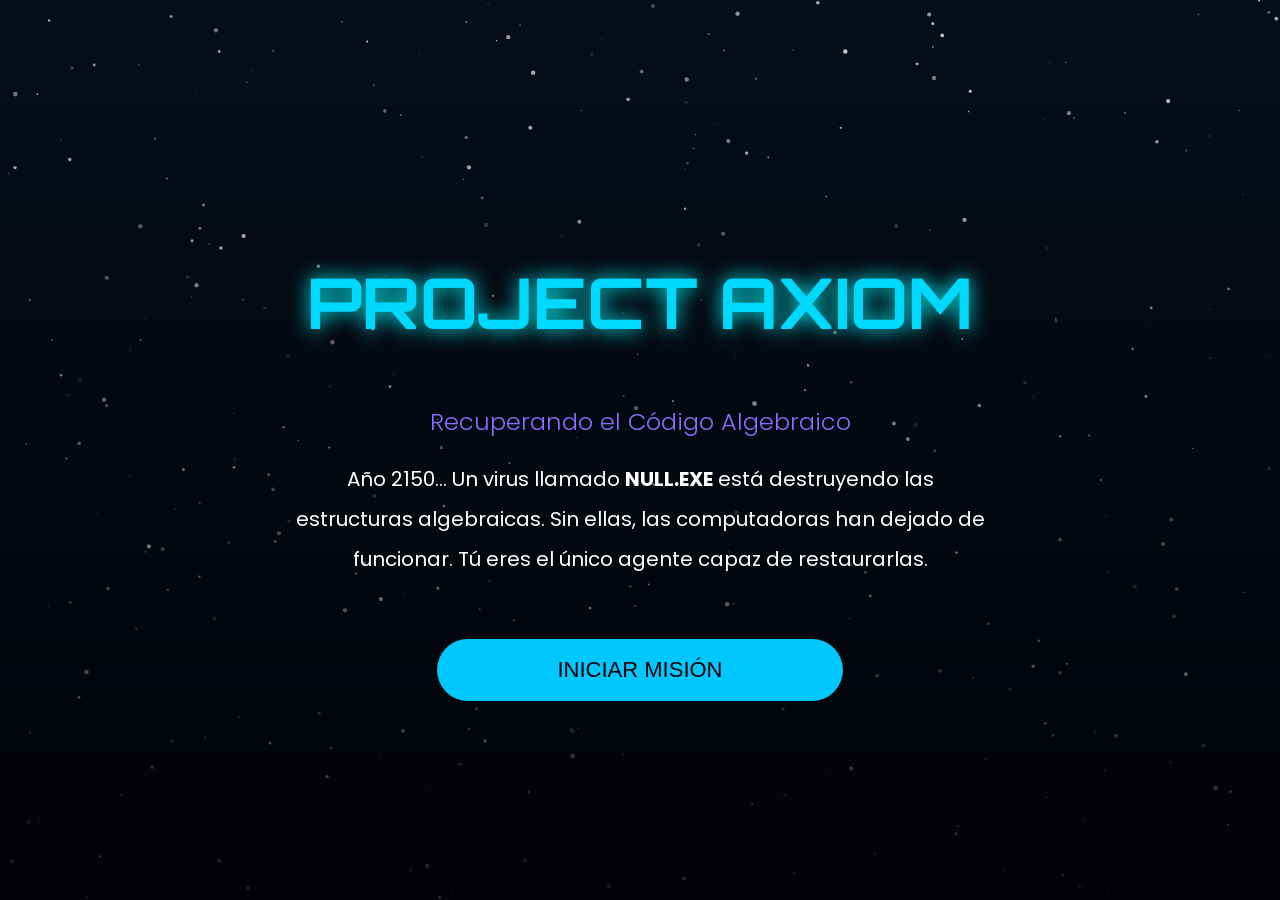
<file: index.html>
<!DOCTYPE html>
<html lang="es">

<head>

<meta charset="UTF-8">
<meta name="viewport" content="width=device-width, initial-scale=1.0">

<title>PROJECT AXIOM</title>

<link rel="preconnect" href="https://fonts.googleapis.com">
<link rel="preconnect" href="https://fonts.gstatic.com">

<link href="https://fonts.googleapis.com/css2?family=Orbitron:wght@500;700&family=Poppins:wght@300;400;600&display=swap" rel="stylesheet">

<link rel="stylesheet" href="css/style.css">

<style>

/* =====================================================
   AJUSTE DE ANCHO DE LA TERMINAL
===================================================== */

.terminal {

    width: 1100px;

    max-width: 95%;

    padding: 35px;
}


/* =====================================================
   RECUADRO DE ESCRITURA
===================================================== */

.caja-escritura {

    width: 100%;

    height: 180px;

    margin-top: 20px;

    margin-bottom: 20px;

    background: #0d1117;

    border: 1px solid #8d6bff;

    border-radius: 8px;

    color: #00d9ff;

    font-family: 'Poppins', monospace;

    font-size: 16px;

    padding: 15px;

    box-sizing: border-box;

    resize: vertical;

    outline: none;

    transition: 0.3s;
}


.caja-escritura:focus {

    border-color: #00c8ff;

    box-shadow: 0 0 15px rgba(0, 200, 255, 0.4);

}


/* =====================================================
   ESTILOS PARA LOS EJERCICIOS
===================================================== */

.opciones-contenedor {

    display: flex;

    flex-direction: column;

    gap: 15px;

    margin-top: 25px;
}


.btn-opcion {

    background: #1f2937;

    border: 1px solid #8d6bff;

    color: white;

    padding: 15px;

    font-size: 16px;

    border-radius: 8px;

    text-align: left;

    cursor: pointer;

    transition: 0.2s;

    margin-top: 0px;
}


.btn-opcion:hover {

    background: #2d3748;

    box-shadow: 0 0 15px #8d6bff55;

    transform: none;

}


/* =====================================================
   RESULTADO
===================================================== */

.resultado-feedback {

    margin-top: 20px;

    font-weight: bold;

    font-size: 18px;

    min-height: 30px;
}


.exito {

    color: #00ff88;

    text-shadow: 0 0 10px #00ff8855;

}


.error {

    color: #ff3b3b;

    text-shadow: 0 0 10px #ff3b3b55;

}


.formula {

    background: #0d1117;

    padding: 10px;

    border-radius: 5px;

    font-family: monospace;

    color: #00d9ff;

    font-size: 18px;

}


/* =====================================================
   🎵 BOTÓN DE MÚSICA AXIOM
===================================================== */

#controlMusica {

    position: fixed;

    right: 25px;

    bottom: 25px;

    z-index: 9999;

    padding: 12px 18px;

    border-radius: 12px;

    border: 1px solid #ffe600;

    background: rgba(3, 5, 18, 0.94);

    color: #ffe600;

    font-family: 'Orbitron', sans-serif;

    font-size: 11px;

    font-weight: bold;

    letter-spacing: 1px;

    cursor: pointer;

    box-shadow:
        0 0 8px #ffe600,
        0 0 20px rgba(255, 180, 0, 0.5);

    transition: 0.3s;

    display: none;

}


#controlMusica:hover {

    transform: scale(1.05);

    box-shadow:
        0 0 15px #ffe600,
        0 0 30px rgba(255, 180, 0, 0.8);

}


#controlMusica.activa {

    color: #00eaff;

    border-color: #00eaff;

    box-shadow:
        0 0 10px #00eaff,
        0 0 25px rgba(0, 220, 255, 0.6);

}

</style>

</head>


<body>


<!-- =====================================================
     UNIVERSO
===================================================== -->

<canvas id="universo"></canvas>

<div id="overlay"></div>


<!-- =====================================================
     🎵 MÚSICA PROJECT AXIOM
     
     axiom.mp3 está en la raíz del repositorio
===================================================== -->

<audio id="musica" loop>

    <source src="axiom.mp3" type="audio/mpeg">

    Tu navegador no soporta audio HTML5.

</audio>


<!-- =====================================================
     INICIO
===================================================== -->

<section id="inicio">

    <div class="logo">

        <h1>PROJECT AXIOM</h1>

        <h2>Recuperando el Código Algebraico</h2>

        <p>

        Año 2150...

        Un virus llamado <strong>NULL.EXE</strong> está destruyendo las
        estructuras algebraicas.

        Sin ellas, las computadoras han dejado de funcionar.

        Tú eres el único agente capaz de restaurarlas.

        </p>


        <button id="btnComenzar">

            INICIAR MISIÓN

        </button>

    </div>

</section>


<!-- =====================================================
     HISTORIA
===================================================== -->

<section id="historia" class="oculto">

    <div class="terminal">

        <h3>TRANSMISIÓN ENTRANTE...</h3>

        <p id="textoIA"></p>

        <button id="continuar">

            ACEPTAR MISIÓN

        </button>

    </div>

</section>


<!-- =====================================================
     BOTÓN DE CONTROL DE MÚSICA
===================================================== -->

<button id="controlMusica">

    🔊 MÚSICA AXIOM

</button>


<!-- =====================================================
     JAVASCRIPT ORIGINAL DE AXIOM
===================================================== -->

<script src="js/universo.js"></script>

<script src="js/script.js"></script>


<!-- =====================================================
     CONTROL DE LA MÚSICA
===================================================== -->

<script>

document.addEventListener("DOMContentLoaded", function() {


    /* ============================================
       ELEMENTOS
    ============================================ */

    const musica = document.getElementById("musica");

    const btnComenzar =
        document.getElementById("btnComenzar");

    const controlMusica =
        document.getElementById("controlMusica");


    /* ============================================
       VOLUMEN

       0.45 = volumen moderado
    ============================================ */

    musica.volume = 0.45;


    /* ============================================
       INICIAR MÚSICA AL COMENZAR LA MISIÓN
    ============================================ */

    btnComenzar.addEventListener("click", function() {


        musica.play()
        .then(function() {

            /* Mostrar botón de control */

            controlMusica.style.display = "block";

            controlMusica.classList.add("activa");

            controlMusica.innerHTML =
                "🔊 MÚSICA AXIOM";

        })
        .catch(function(error) {

            console.log(
                "No se pudo iniciar la música:",
                error
            );

        });

    });


    /* ============================================
       BOTÓN ENCENDER / APAGAR
    ============================================ */

    controlMusica.addEventListener("click", function() {


        /* Si está apagada */

        if (musica.paused) {

            musica.play();

            controlMusica.classList.add("activa");

            controlMusica.innerHTML =
                "🔊 MÚSICA AXIOM";

        }


        /* Si está encendida */

        else {

            musica.pause();

            controlMusica.classList.remove("activa");

            controlMusica.innerHTML =
                "🔇 MÚSICA OFF";

        }

    });

});

</script>


</body>

</html>
</file>
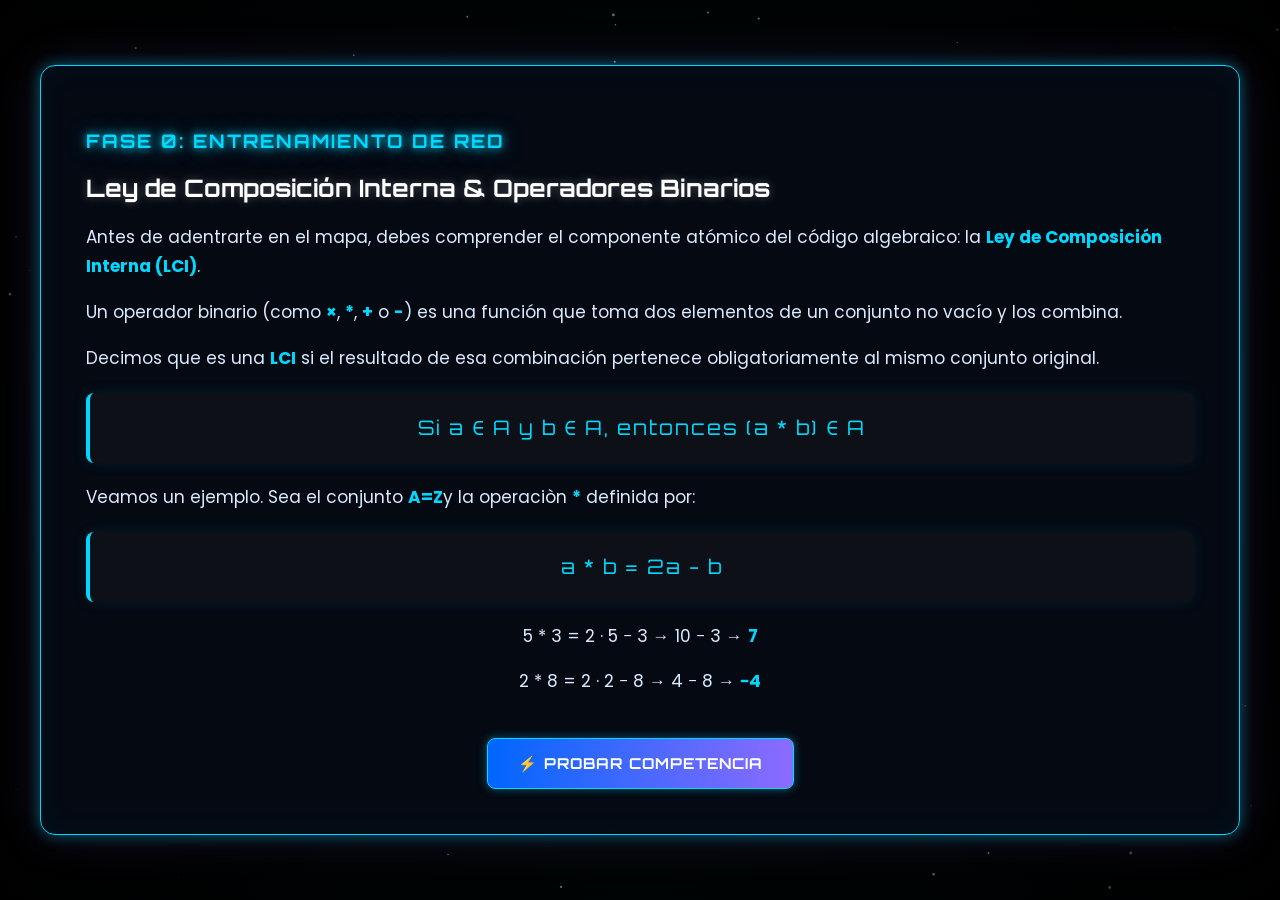
<file: lci.html>
<!DOCTYPE html>
<html lang="es">
<head>
    <meta charset="UTF-8">
    <meta name="viewport" content="width=device-width, initial-scale=1.0">

    <title>PROJECT AXIOM - Entrenamiento LCI</title>

    <!-- FUENTES AXIOM -->
    <link rel="preconnect" href="https://fonts.googleapis.com">
    <link rel="preconnect" href="https://fonts.gstatic.com" crossorigin>
    <link href="https://fonts.googleapis.com/css2?family=Orbitron:wght@500;700&family=Poppins:wght@300;400;600&display=swap" rel="stylesheet">

    <style>

        * {
            box-sizing: border-box;
        }

        body {
            margin: 0;
            padding: 0;
            background: #000;
            color: white;
            font-family: 'Poppins', sans-serif;
            overflow-x: hidden;
        }

        /* =========================================
           UNIVERSO
        ========================================= */

        #universo {
            position: fixed;
            top: 0;
            left: 0;
            width: 100%;
            height: 100%;
            z-index: -3;
            background: #000;
        }

        #overlay {
            position: fixed;
            top: 0;
            left: 0;
            width: 100%;
            height: 100%;
            background:
                radial-gradient(
                    circle at center,
                    rgba(0,217,255,0.04),
                    rgba(0,0,0,0.85)
                );
            z-index: -2;
            pointer-events: none;
        }

        /* =========================================
           SECCIONES
        ========================================= */

        section {
            min-height: 100vh;
            width: 100%;
            display: flex;
            justify-content: center;
            align-items: center;
            padding: 40px 20px;
        }

        .oculto {
            display: none !important;
        }

        /* =========================================
           TERMINAL AXIOM
        ========================================= */

        .terminal {
            width: 1200px;
            max-width: 95vw;
            padding: 45px;
            background: rgba(5, 10, 20, 0.94);

            border: 1px solid #00d9ff;
            border-radius: 15px;

            box-shadow:
                0 0 15px rgba(0,217,255,0.4),
                0 0 50px rgba(141,107,255,0.15),
                inset 0 0 30px rgba(0,217,255,0.05);

            backdrop-filter: blur(8px);
        }

        /* =========================================
           TITULOS
        ========================================= */

        h3 {
            font-family: 'Orbitron', sans-serif;
            color: #00d9ff;
            letter-spacing: 2px;
            text-shadow:
                0 0 8px #00d9ff,
                0 0 20px rgba(0,217,255,0.5);
        }

        h2 {
            font-family: 'Orbitron', sans-serif;
            color: #ffffff;
            text-shadow:
                0 0 10px rgba(255,255,255,0.3);
        }

        p {
            font-size: 17px;
            line-height: 1.7;
            color: #dbeafe;
        }

        strong {
            color: #00d9ff;
        }

        /* =========================================
           FORMULA
        ========================================= */

        .formula {
            background: #0d1117;
            padding: 18px 25px;
            border-radius: 8px;
            font-family: 'Orbitron', monospace;
            color: #00d9ff;
            font-size: 20px;
            text-align: center;
            letter-spacing: 2px;
            border-left: 4px solid #00d9ff;
            margin: 20px 0;
            width: 100%;
            box-shadow:
                0 0 15px rgba(0,217,255,0.1);
        }

        /* =========================================
           BOTONES
        ========================================= */

        button {
            font-family: 'Orbitron', sans-serif;

            background: linear-gradient(
                90deg,
                #0066ff,
                #8d6bff
            );

            color: white;

            border: 1px solid #00d9ff;

            padding: 15px 30px;

            border-radius: 8px;

            cursor: pointer;

            font-size: 15px;

            font-weight: bold;

            letter-spacing: 1px;

            margin-top: 25px;

            transition: all 0.3s ease;

            box-shadow:
                0 0 10px rgba(0,217,255,0.4);
        }

        button:hover {
            transform: translateY(-2px) scale(1.02);

            box-shadow:
                0 0 15px #00d9ff,
                0 0 35px rgba(141,107,255,0.5);
        }

        /* =========================================
           OPCIONES
        ========================================= */

        .opciones-contenedor {
            display: flex;
            flex-direction: column;
            gap: 15px;
            margin-top: 25px;
        }

        .btn-opcion {
            background: #1f2937;
            border: 1px solid #8d6bff;
            color: white;
            padding: 15px;
            font-size: 16px;
            border-radius: 8px;
            text-align: left;
            cursor: pointer;
            transition: 0.2s;
            margin-top: 0;
            font-family: 'Poppins', sans-serif;
            font-weight: normal;
            box-shadow: none;
        }

        .btn-opcion:hover {
            background: #2d3748;
            box-shadow: 0 0 15px #8d6bff55;
            transform: none;
        }

        .btn-opcion:disabled {
            opacity: 0.6;
            cursor: not-allowed;
        }

        /* =========================================
           FEEDBACK
        ========================================= */

        .resultado-feedback {
            margin-top: 20px;
            font-weight: bold;
            font-size: 18px;
            min-height: 30px;
        }

        .exito {
            color: #00ff88;
            text-shadow:
                0 0 10px #00ff8855,
                0 0 20px #00ff8833;
        }

        .error {
            color: #ff3b3b;
            text-shadow:
                0 0 10px #ff3b3b55;
        }

        /* =========================================
           PORTAL GENIALLY
        ========================================= */

        .genially-terminal {
            width: 1200px !important;
            max-width: 95vw;
            padding: 30px;
        }

        .genially-terminal h3 {
            text-align: center;
            font-size: 22px;
            margin-top: 0;
        }

        .mensaje-desbloqueo {
            text-align: center;
            padding: 10px 20px;
            margin-bottom: 20px;
            color: #00ff88;
            font-family: 'Orbitron', sans-serif;
            letter-spacing: 1px;
        }

        /* =========================================
           CONTENEDOR GENIALLY
        ========================================= */

        .genially-container {
            position: relative;
            width: 100%;
            height: 0;
            padding-bottom: 56.25%;
            margin-top: 25px;
            overflow: hidden;

            border: 2px solid #00d9ff;
            border-radius: 12px;

            background: #000;

            box-shadow:
                0 0 10px #00d9ff,
                0 0 30px #8d6bff,
                inset 0 0 20px rgba(0,217,255,0.15);
        }

        .genially-container iframe {
            position: absolute;
            top: 0;
            left: 0;
            width: 100%;
            height: 100%;
            border: none;
        }

        /* =========================================
           BOTÓN MAPA GALÁCTICO
        ========================================= */

        .contenedor-mapa {
            text-align: center;
            margin-top: 35px;
            padding-top: 25px;

            border-top: 1px solid rgba(0,217,255,0.3);
        }

        .mensaje-final {
            color: #00ff88;

            font-family: 'Orbitron', sans-serif;

            font-size: 18px;

            text-shadow:
                0 0 10px #00ff88;

            margin-bottom: 10px;
        }

        .btn-mapa-galactico {

            display: inline-block;

            text-decoration: none;

            font-family: 'Orbitron', sans-serif;

            background: linear-gradient(
                90deg,
                #00aaff,
                #8d6bff,
                #ffcc00
            );

            color: white;

            border: 2px solid #00d9ff;

            padding: 18px 35px;

            border-radius: 10px;

            cursor: pointer;

            font-size: 16px;

            font-weight: bold;

            letter-spacing: 1.5px;

            margin-top: 15px;

            transition: all 0.3s ease;

            box-shadow:
                0 0 10px #00d9ff,
                0 0 25px rgba(141,107,255,0.5);

        }

        .btn-mapa-galactico:hover {

            transform:
                translateY(-4px)
                scale(1.04);

            box-shadow:
                0 0 15px #00d9ff,
                0 0 30px #8d6bff,
                0 0 50px rgba(255,204,0,0.4);

        }

        /* =========================================
           ANIMACIÓN
        ========================================= */

        @keyframes desbloqueo {

            0% {
                opacity: 0;
                transform: scale(0.85);
            }

            60% {
                opacity: 1;
                transform: scale(1.03);
            }

            100% {
                opacity: 1;
                transform: scale(1);
            }

        }

        .animacion-desbloqueo {
            animation: desbloqueo 1s ease forwards;
        }

        /* =========================================
           RESPONSIVE
        ========================================= */

        @media (max-width: 700px) {

            .terminal {
                padding: 25px;
                max-width: 96vw;
            }

            h2 {
                font-size: 21px;
            }

            p {
                font-size: 15px;
            }

            .formula {
                font-size: 16px;
                padding: 15px;
            }

            .genially-terminal {
                padding: 15px;
            }

            .btn-mapa-galactico {
                font-size: 13px;
                padding: 15px 20px;
            }

        }

    </style>
</head>


<body>

<!-- =========================================
     UNIVERSO AXIOM
========================================= -->

<canvas id="universo"></canvas>

<div id="overlay"></div>


<!-- =========================================
     FASE 0 - TEORÍA
========================================= -->

<section id="fase-teoria">

    <div class="terminal">

        <h3>
            FASE 0: ENTRENAMIENTO DE RED
        </h3>

        <h2>
            Ley de Composición Interna & Operadores Binarios
        </h2>

        <p>
            Antes de adentrarte en el mapa, debes comprender
            el componente atómico del código algebraico:
            la <strong>Ley de Composición Interna (LCI)</strong>.
        </p>

        <p>
            Un operador binario (como
            <strong>×</strong>,
            <strong>*</strong>,
            <strong>+</strong>
            o
            <strong>-</strong>)
            es una función que toma dos elementos de un conjunto
            no vacío y los combina.
        </p>

        <p>
            Decimos que es una
            <strong>LCI</strong>
            si el resultado de esa combinación pertenece
            obligatoriamente al mismo conjunto original.
        </p>

        <p class="formula">

            Si a ∈ A y b ∈ A,
            entonces (a * b) ∈ A

        </p>

        <p>
            Veamos un ejemplo.
            Sea el conjunto <strong>A=Z</strong>y la operaciòn <strong>*</strong> definida por:
        </p>

        <p class="formula">

            a * b = 2a − b

        </p>

        <p style="text-align:center;">

            5 * 3 = 2 · 5 − 3
            →
            10 − 3
            →
            <strong>7</strong>

        </p>

        <p style="text-align:center;">

            2 * 8 = 2 · 2 − 8
            →
            4 − 8
            →
            <strong>−4</strong>

        </p>

        <div style="text-align:center;">

            <button id="btnIrAEjercicios">

                ⚡ PROBAR COMPETENCIA

            </button>

        </div>

    </div>

</section>


<!-- =========================================
     FASE DE EJERCICIOS
========================================= -->

<section id="fase-ejercicios" class="oculto">

    <div class="terminal">

        <h3>
            EVALUACIÓN DE ENTRADA
        </h3>

        <p id="pregunta-texto">
            Cargando enigma matemático...
        </p>

        <div
            class="opciones-contenedor"
            id="contenedor-opciones">
        </div>

        <div
            id="feedback"
            class="resultado-feedback">
        </div>

        <div style="text-align:center;">

            <button
                id="btnAcederMapa"
                class="oculto">

                🚀 DESBLOQUEAR PROTOCOLO DE RED

            </button>

        </div>

    </div>

</section>


<!-- =========================================
     FASE GENIALLY
========================================= -->

<section id="fase-genially" class="oculto">

    <div class="terminal genially-terminal animacion-desbloqueo">

        <h3>

            ⚡ PORTAL AXIOM DESBLOQUEADO ⚡

        </h3>

        <div class="mensaje-desbloqueo">

            ✓ ACCESO CONCEDIDO<br>

            <span style="color:#00d9ff;">
                NUEVA MISIÓN DETECTADA
            </span>

        </div>

        <p style="text-align:center;">

            Has demostrado comprender la
            <strong>clausura o cerradura</strong>.
            <br><br>

            El sistema AXIOM ha desbloqueado
            el siguiente núcleo de conocimiento:

        </p>

        <h2 style="
            text-align:center;
            color:#8d6bff;
            text-shadow:0 0 15px #8d6bff;
        ">

            🪐 PROTOCOLO DE RED

        </h2>


        <!-- =====================================
             GENIALLY
        ====================================== -->

        <div class="genially-container">

            <iframe
                title="Axion: Semigrupo"
                src="https://view.genially.com/6a6e81eb2e718f67922cd0cf"
                frameborder="0"
                allowfullscreen="true"
                scrolling="yes">
            </iframe>

        </div>


        <!-- =====================================
             FINALIZAR MISIÓN
        ====================================== -->

        <div class="contenedor-mapa">

            <div class="mensaje-final">

                ✓ MISIÓN PROTOCOLO DE RED COMPLETADA

            </div>

            <p>

                Has finalizado la actividad. Felicitaciones!!
                <br>
                El sistema AXIOM ha registrado tu progreso. Estas listo para recorrer las estrucutras del Mapa Galáctico

            </p>


            <a
                id="btnMapaGalactico"
                class="btn-mapa-galactico"
                href="https://sites.google.com/view/mapagalctico?usp=sharing"
                target="_top">

                🌌 IR a MAPA GALÁCTICO

            </a>

        </div>

    </div>

</section>


<script>

    /* =========================================
       REFERENCIAS HTML
    ========================================= */

    const seccionTeoria =
        document.getElementById("fase-teoria");

    const seccionEjercicios =
        document.getElementById("fase-ejercicios");

    const seccionGenially =
        document.getElementById("fase-genially");

    const btnIrAEjercicios =
        document.getElementById("btnIrAEjercicios");

    const preguntaTexto =
        document.getElementById("pregunta-texto");

    const contenedorOpciones =
        document.getElementById("contenedor-opciones");

    const feedback =
        document.getElementById("feedback");

    const btnAcederMapa =
        document.getElementById("btnAcederMapa");


    /* =========================================
       PROBLEMA
    ========================================= */

    const problema = {

        pregunta:
        "Analiza el entorno: El virus NULL.EXE ha definido la operación de resta (-) en el conjunto de los Números Naturales ℕ (0, 1, 2, 3...). ¿Es esta operación una Ley de Composición Interna?",

        opciones: [

            {
                texto:
                "Sí, porque si restas dos números naturales el resultado siempre es un número natural.",

                correcta: false
            },

            {
                texto:
                "No, porque si restas un número menor a uno mayor (ej: 3 - 5 = -2), el resultado (-2) sale de ℕ.",

                correcta: true
            },

            {
                texto:
                "Sí, porque los operadores binarios algebraicos siempre son cerrados por definición.",

                correcta: false
            }

        ]

    };


    /* =========================================
       IR A EJERCICIOS
    ========================================= */

    btnIrAEjercicios.onclick = () => {

        seccionTeoria.classList.add("oculto");

        seccionEjercicios.classList.remove("oculto");

        cargarEjercicio();

    };


    /* =========================================
       CARGAR EJERCICIO
    ========================================= */

    function cargarEjercicio() {

        preguntaTexto.innerText =
            problema.pregunta;

        contenedorOpciones.innerHTML = "";

        feedback.innerHTML = "";

        problema.opciones.forEach(

            (opcion) => {

                const botonOpcion =
                    document.createElement("button");

                botonOpcion.classList.add(
                    "btn-opcion"
                );

                botonOpcion.innerText =
                    opcion.texto;

                botonOpcion.onclick = () => {

                    verificarRespuesta(
                        opcion.correcta
                    );

                };

                contenedorOpciones.appendChild(
                    botonOpcion
                );

            }

        );

    }


    /* =========================================
       VERIFICAR RESPUESTA
    ========================================= */

    function verificarRespuesta(esCorrecta) {

        if (esCorrecta) {

            feedback.innerHTML =

                "<span class='exito'>" +
                "✓ ACCESO CONCEDIDO: El código es estable. " +
                "Has demostrado entender la clausura o cerradura." +
                "</span>";

            btnAcederMapa.classList.remove(
                "oculto"
            );

            document
                .querySelectorAll(".btn-opcion")
                .forEach(
                    boton => {
                        boton.disabled = true;
                    }
                );

        }

        else {

            feedback.innerHTML =

                "<span class='error'>" +

                "✗ ERROR DE COMPILACIÓN: " +

                "El sistema sigue inestable. " +

                "Revisa la propiedad de cerradura " +

                "e intenta de nuevo." +

                "</span>";

        }

    }


    /* =========================================
       ABRIR GENIALLY
    ========================================= */

    btnAcederMapa.onclick = () => {

        seccionEjercicios.classList.add(
            "oculto"
        );

        seccionGenially.classList.remove(
            "oculto"
        );

        window.scrollTo({

            top: 0,

            behavior: "smooth"

        });

    };


    /* =========================================
       FONDO DE ESTRELLAS
    ========================================= */

    const canvas =
        document.getElementById("universo");

    const ctx =
        canvas.getContext("2d");

    let estrellas = [];


    function ajustarCanvas() {

        canvas.width =
            window.innerWidth;

        canvas.height =
            window.innerHeight;

    }


    function crearEstrellas() {

        estrellas = [];

        for (
            let i = 0;
            i < 180;
            i++
        ) {

            estrellas.push({

                x:
                    Math.random()
                    * canvas.width,

                y:
                    Math.random()
                    * canvas.height,

                radio:
                    Math.random()
                    * 1.5,

                velocidad:
                    Math.random()
                    * 0.3 + 0.05

            });

        }

    }


    function dibujarEstrellas() {

        ctx.clearRect(
            0,
            0,
            canvas.width,
            canvas.height
        );

        estrellas.forEach(
            estrella => {

                ctx.beginPath();

                ctx.arc(

                    estrella.x,

                    estrella.y,

                    estrella.radio,

                    0,

                    Math.PI * 2

                );

                ctx.fillStyle =
                    "rgba(255,255,255,0.8)";

                ctx.fill();

                estrella.y +=
                    estrella.velocidad;

                if (
                    estrella.y >
                    canvas.height
                ) {

                    estrella.y = 0;

                }

            }
        );

        requestAnimationFrame(
            dibujarEstrellas
        );

    }


    ajustarCanvas();

    crearEstrellas();

    dibujarEstrellas();


    window.addEventListener(
        "resize",
        () => {

            ajustarCanvas();

            crearEstrellas();

        }
    );

</script>

</body>
</html>
</file>
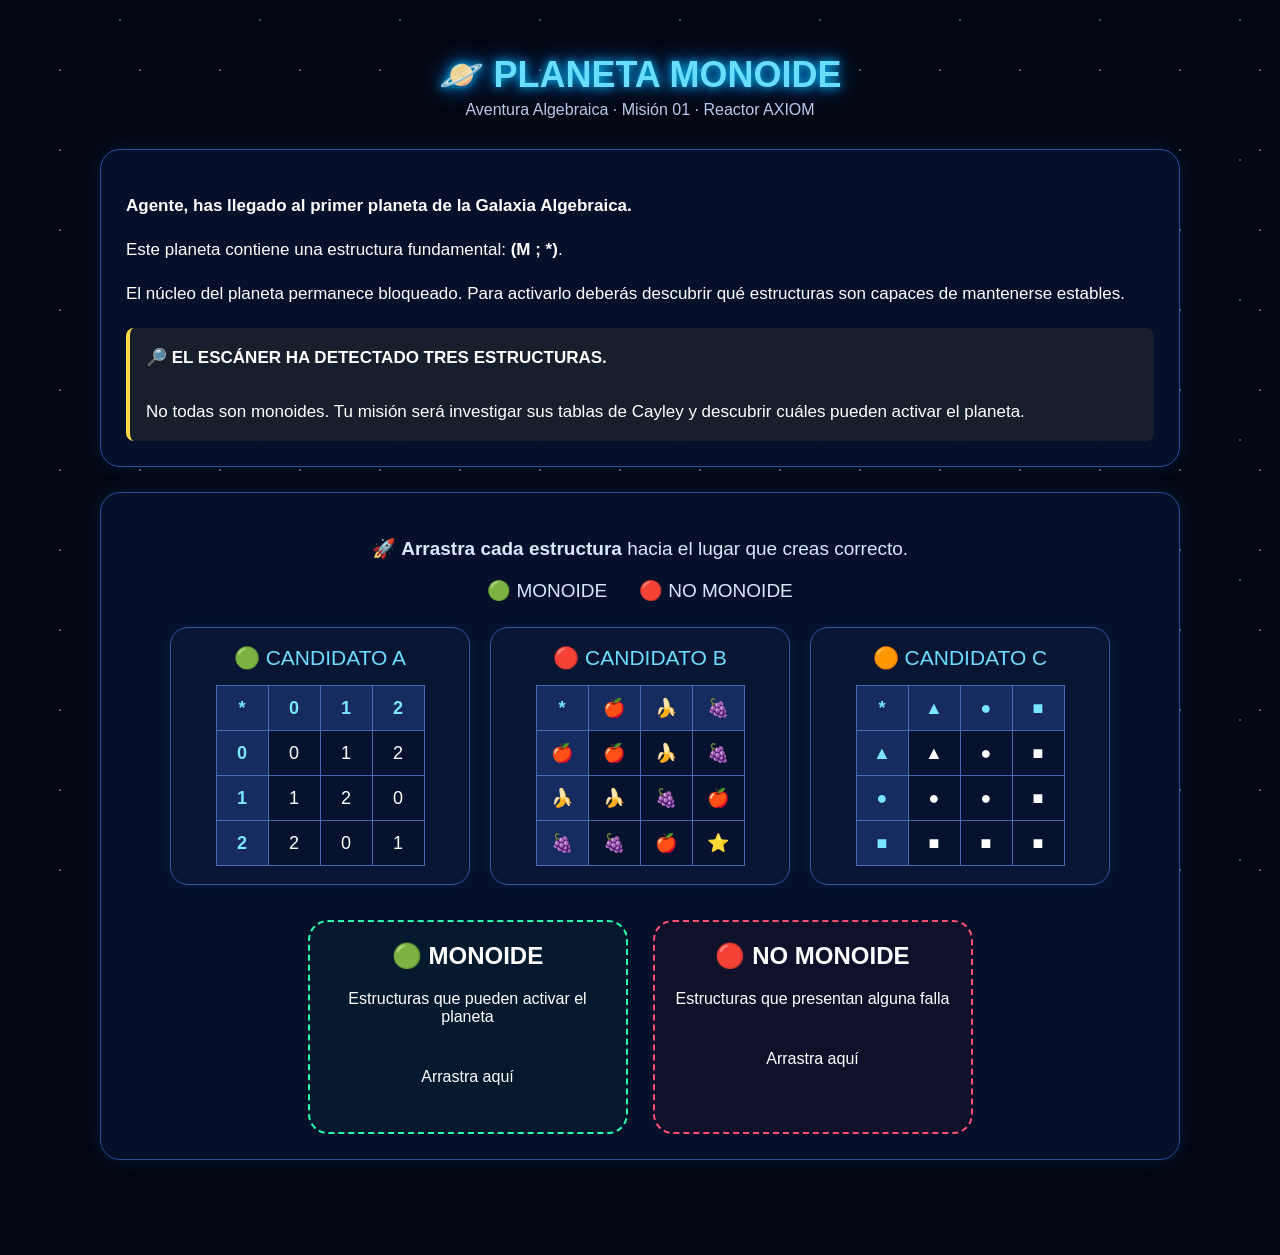
<file: monoide/monoide3.html>
<!DOCTYPE html>
<html lang="es">
<head>
<meta charset="UTF-8">
<meta name="viewport" content="width=device-width, initial-scale=1.0">

<title>Planeta Monoide - Reactor AXIOM</title>

<style>

/* =========================
   CONFIGURACIÓN GENERAL
========================= */

*{
    box-sizing:border-box;
}

body{
    margin:0;
    font-family:Arial, Helvetica, sans-serif;
    color:white;
    background:#030712;
    overflow-x:hidden;
}

/* ESTRELLAS */

body::before{
    content:"";
    position:fixed;
    inset:0;

    background-image:
        radial-gradient(white 1px, transparent 1px),
        radial-gradient(#7ddfff 1px, transparent 1px);

    background-size:80px 80px, 140px 140px;
    background-position:20px 30px, 50px 90px;

    opacity:.35;
    pointer-events:none;
}

/* =========================
   CONTENEDOR
========================= */

.contenedor{
    width:95%;
    max-width:1100px;
    margin:auto;
    padding:30px 10px 70px;
    position:relative;
    z-index:1;
}

/* =========================
   TITULO
========================= */

.titulo{
    text-align:center;
    font-size:36px;
    color:#68ddff;
    text-shadow:
        0 0 10px #00c8ff,
        0 0 25px #0077ff;

    margin-bottom:5px;
}

.subtitulo{
    text-align:center;
    color:#b9c8ed;
    margin-bottom:30px;
}

/* =========================
   PANELES
========================= */

.panel{
    background:rgba(7,18,45,.93);
    border:1px solid #294f9c;
    border-radius:20px;
    padding:25px;
    margin-bottom:25px;

    box-shadow:
        0 0 20px rgba(0,120,255,.15);
}

/* =========================
   HISTORIA
========================= */

.historia{
    font-size:17px;
    line-height:1.6;
}

.alerta{
    margin-top:20px;
    padding:16px;

    border-left:4px solid #ffd84a;

    background:rgba(255,216,74,.07);

    border-radius:8px;
}

/* =========================
   INSTRUCCIONES
========================= */

.instruccion{
    text-align:center;
    font-size:19px;
    color:#d9e7ff;
}

/* =========================
   CANDIDATOS
========================= */

.candidatos{
    display:flex;
    flex-wrap:wrap;
    justify-content:center;
    gap:20px;
    margin-top:25px;
}

.tarjeta{
    width:300px;

    background:#091633;

    border:1px solid #3459a7;

    border-radius:18px;

    padding:18px;

    cursor:grab;

    transition:.25s;

    box-shadow:0 0 12px rgba(0,130,255,.12);
}

.tarjeta:hover{
    transform:translateY(-5px);

    box-shadow:
        0 0 20px rgba(0,180,255,.35);
}

.tarjeta.arrastrando{
    opacity:.45;
    transform:scale(.95);
}

.nombre-candidato{
    text-align:center;

    color:#6cddff;

    font-size:21px;

    margin-bottom:15px;
}

/* =========================
   TABLAS DE CAYLEY
========================= */

.tabla{
    border-collapse:collapse;

    margin:auto;

    font-size:18px;
}

.tabla th,
.tabla td{
    width:52px;
    height:45px;

    text-align:center;

    border:1px solid #466ab0;
}

.tabla th{
    background:#162c60;
    color:#7ce5ff;
}

.tabla td{
    background:#07132e;
}

.fuera{
    color:#ff5577;
    font-weight:bold;
}

/* =========================
   ZONAS DE ARRASTRE
========================= */

.zonas{
    display:flex;
    flex-wrap:wrap;
    justify-content:center;
    gap:25px;

    margin-top:35px;
}

.zona{
    width:320px;
    min-height:150px;

    border:2px dashed #506da8;

    border-radius:20px;

    padding:20px;

    text-align:center;

    transition:.25s;
}

.zona h2{
    margin-top:0;
}

.zona.monoide{
    border-color:#26ffad;
    background:rgba(0,255,150,.04);
}

.zona.no-monoide{
    border-color:#ff4f73;
    background:rgba(255,50,80,.04);
}

.zona.sobre{
    transform:scale(1.03);

    box-shadow:
        0 0 25px rgba(70,200,255,.3);
}

.zona-contenido{
    min-height:70px;

    display:flex;
    flex-wrap:wrap;
    justify-content:center;
    align-items:center;

    gap:8px;
}

/* =========================
   MINI TARJETA DENTRO DE ZONA
========================= */

.mini{
    background:#172b5d;

    padding:8px 12px;

    border-radius:10px;

    font-weight:bold;
}

/* =========================
   MENSAJES
========================= */

.mensaje{
    display:none;

    margin-top:20px;

    padding:18px;

    border-radius:14px;

    text-align:center;

    line-height:1.5;
}

.correcto{
    display:block;

    color:#65ffc5;

    border:1px solid #25eaa5;

    background:rgba(0,255,150,.08);
}

.error{
    display:block;

    color:#ff839b;

    border:1px solid #ff4f70;

    background:rgba(255,50,80,.08);
}

/* =========================
   JUSTIFICACIÓN
========================= */

.justificacion{
    display:none;

    margin-top:15px;

    padding:18px;

    border-radius:15px;

    background:#081532;

    border:1px solid #34518d;
}

.justificacion h3{
    text-align:center;
}

.opciones{
    display:flex;

    flex-wrap:wrap;

    justify-content:center;

    gap:10px;
}

.opciones button{
    padding:11px 15px;

    border-radius:10px;

    border:1px solid #4267ad;

    background:#142653;

    color:white;

    cursor:pointer;
}

.opciones button:hover{
    background:#23458c;
}

/* =========================
   BOTÓN
========================= */

.boton{
    display:block;

    margin:30px auto 0;

    padding:15px 28px;

    border:none;

    border-radius:14px;

    background:#1677b8;

    color:white;

    font-size:17px;

    cursor:pointer;

    box-shadow:0 0 15px rgba(0,180,255,.3);

    transition:.2s;
}

.boton:hover{
    transform:scale(1.05);

    box-shadow:
        0 0 25px rgba(0,210,255,.6);
}

.boton:disabled{
    opacity:.4;
    cursor:not-allowed;
}

/* =========================
   REACTOR AXIOM
========================= */

#reactor{
    display:none;
}

.reactor{
    text-align:center;
}

.nucleo{
    width:150px;
    height:150px;

    margin:25px auto;

    border-radius:50%;

    display:flex;
    align-items:center;
    justify-content:center;

    font-size:50px;

    background:#071027;

    border:4px solid #31466f;

    transition:1s;
}

.nucleo.activado{
    border-color:#62faff;

    background:#063b50;

    box-shadow:
        0 0 20px #00eaff,
        0 0 50px #00bfff,
        0 0 90px #008cff;

    animation:pulso 1s infinite alternate;
}

@keyframes pulso{

    from{
        transform:scale(1);
    }

    to{
        transform:scale(1.08);
    }

}

/* =========================
   PROPIEDADES
========================= */

.propiedades{
    display:flex;
    flex-wrap:wrap;

    justify-content:center;

    gap:12px;

    margin:20px;
}

.propiedad{
    padding:12px 18px;

    border-radius:12px;

    background:#101d3c;

    border:1px solid #344b78;

    color:#7786a9;
}

.propiedad.activada{
    color:#69ffd0;

    border-color:#2affae;

    box-shadow:
        0 0 12px rgba(30,255,170,.35);
}

/* =========================
   RESPONSIVE
========================= */

@media(max-width:700px){

    .titulo{
        font-size:28px;
    }

    .tarjeta{
        width:100%;
        max-width:340px;
    }

    .zona{
        width:100%;
    }

}

</style>
</head>


<body>

<div class="contenedor">


<!-- =========================
     ENCABEZADO
========================= -->

<h1 class="titulo">
🪐 PLANETA MONOIDE
</h1>

<div class="subtitulo">
Aventura Algebraica · Misión 01 · Reactor AXIOM
</div>


<!-- =========================
     HISTORIA
========================= -->

<div class="panel historia">

<p>
<strong>Agente, has llegado al primer planeta de la Galaxia Algebraica.</strong>
</p>

<p>
Este planeta contiene una estructura fundamental:
<strong>(M ; *)</strong>.
</p>

<p>
El núcleo del planeta permanece bloqueado.
Para activarlo deberás descubrir qué estructuras son capaces
de mantenerse estables.
</p>

<div class="alerta">

🔎 <strong>EL ESCÁNER HA DETECTADO TRES ESTRUCTURAS.</strong>

<br><br>

No todas son monoides.

Tu misión será investigar sus tablas de Cayley y descubrir
cuáles pueden activar el planeta.

</div>

</div>


<!-- =========================
     INSTRUCCIÓN
========================= -->

<div class="panel">

<p class="instruccion">

🚀 <strong>Arrastra cada estructura</strong>
hacia el lugar que creas correcto.

</p>

<p class="instruccion">

🟢 MONOIDE &nbsp;&nbsp;&nbsp;&nbsp;
🔴 NO MONOIDE

</p>


<!-- =========================
     CANDIDATOS
========================= -->

<div class="candidatos">


<!-- CANDIDATO A -->

<div
class="tarjeta"
draggable="true"
id="A"
>

<div class="nombre-candidato">
🟢 CANDIDATO A
</div>

<table class="tabla">

<tr>
<th>*</th>
<th>0</th>
<th>1</th>
<th>2</th>
</tr>

<tr>
<th>0</th>
<td>0</td>
<td>1</td>
<td>2</td>
</tr>

<tr>
<th>1</th>
<td>1</td>
<td>2</td>
<td>0</td>
</tr>

<tr>
<th>2</th>
<td>2</td>
<td>0</td>
<td>1</td>
</tr>

</table>

</div>


<!-- CANDIDATO B -->

<div
class="tarjeta"
draggable="true"
id="B"
>

<div class="nombre-candidato">
🔴 CANDIDATO B
</div>

<table class="tabla">

<tr>
<th>*</th>
<th>🍎</th>
<th>🍌</th>
<th>🍇</th>
</tr>

<tr>
<th>🍎</th>
<td>🍎</td>
<td>🍌</td>
<td>🍇</td>
</tr>

<tr>
<th>🍌</th>
<td>🍌</td>
<td>🍇</td>
<td>🍎</td>
</tr>

<tr>
<th>🍇</th>
<td>🍇</td>
<td>🍎</td>
<td class="fuera">⭐</td>
</tr>

</table>

</div>


<!-- CANDIDATO C -->

<div
class="tarjeta"
draggable="true"
id="C"
>

<div class="nombre-candidato">
🟠 CANDIDATO C
</div>

<table class="tabla">

<tr>
<th>*</th>
<th>▲</th>
<th>●</th>
<th>■</th>
</tr>

<tr>
<th>▲</th>
<td>▲</td>
<td>●</td>
<td>■</td>
</tr>

<tr>
<th>●</th>
<td>●</td>
<td>●</td>
<td>■</td>
</tr>

<tr>
<th>■</th>
<td>■</td>
<td>■</td>
<td>■</td>
</tr>

</table>

</div>

</div>


<!-- =========================
     ZONAS
========================= -->

<div class="zonas">


<div
class="zona monoide"
id="zonaMonoide"
>

<h2>🟢 MONOIDE</h2>

<p>
Estructuras que pueden activar el planeta
</p>

<div
class="zona-contenido"
id="contenidoMonoide"
>
Arrastra aquí
</div>

</div>


<div
class="zona no-monoide"
id="zonaNoMonoide"
>

<h2>🔴 NO MONOIDE</h2>

<p>
Estructuras que presentan alguna falla
</p>

<div
class="zona-contenido"
id="contenidoNoMonoide"
>
Arrastra aquí
</div>

</div>

</div>


<!-- MENSAJE -->

<div
id="mensajeGeneral"
class="mensaje"
>
</div>


</div>


<!-- =========================
     JUSTIFICACIONES
========================= -->

<div
class="panel"
id="justificaciones"
style="display:none"
>

<h2 style="text-align:center">
🔎 ANALIZA TUS DECISIONES
</h2>

<p style="text-align:center">

Ahora debes demostrar que tus decisiones tienen sentido.

</p>


<!-- JUSTIFICACIÓN B -->

<div
class="justificacion"
id="justB"
>

<h3>
🔴 CANDIDATO B
</h3>

<p>
¿Por qué esta estructura NO puede ser un monoide?
</p>

<div class="opciones">

<button onclick="justificar('B',false)">
No tiene elemento neutro
</button>

<button onclick="justificar('B',true)">
Hay un resultado que sale del conjunto
</button>

<button onclick="justificar('B',false)">
No es asociativa
</button>

</div>

</div>


<!-- JUSTIFICACIÓN C -->

<div
class="justificacion"
id="justC"
>

<h3>
🟠 CANDIDATO C
</h3>

<p>
Esta tabla tiene una operación interna.
¿Qué debes investigar ahora?
</p>

<div class="opciones">

<button onclick="justificar('C',false)">
Buscar un resultado fuera del conjunto
</button>

<button onclick="justificar('C',true)">
Comprobar las otras propiedades necesarias
</button>

<button onclick="justificar('C',false)">
Ya es automáticamente un monoide
</button>

</div>

</div>


<!-- JUSTIFICACIÓN A -->

<div
class="justificacion"
id="justA"
>

<h3>
🟢 CANDIDATO A
</h3>

<p>
¿Por qué esta estructura puede ser un monoide?
</p>

<div class="opciones">

<button onclick="justificar('A',true)">
Cumple las propiedades necesarias
</button>

<button onclick="justificar('A',false)">
Porque todos los resultados son diferentes
</button>

<button onclick="justificar('A',false)">
Porque utiliza números
</button>

</div>

</div>

</div>


<!-- =========================
     REACTOR
========================= -->

<div
class="panel"
id="reactor"
>

<div class="reactor">

<h2>
⚡ REACTOR AXIOM
</h2>

<div
class="nucleo"
id="nucleo"
>
⚡
</div>


<div class="propiedades">

<div
class="propiedad"
id="propInterna"
>
🔷 Operación interna
</div>

<div
class="propiedad"
id="propNeutro"
>
🟢 Elemento neutro
</div>

<div
class="propiedad"
id="propAsociativa"
>
🟣 Asociatividad
</div>

</div>


<h2>
🌟 ¡PLANETA MONOIDE ACTIVADO!
</h2>

<p>

Has descubierto que una estructura
<strong>(M ; *)</strong>
es un monoide cuando cumple las condiciones necesarias.

</p>

<p style="font-size:20px;color:#6affc8">

⚡ NÚCLEO ESTABILIZADO ⚡

</p>

</div>

</div>


</div>


<script>

/* =========================================
   VARIABLES
========================================= */

let arrastrado=null;

let clasificados=0;

let respuestas={};

let justificacionesCorrectas=0;


/* =========================================
   ARRASTRAR
========================================= */

const tarjetas=document.querySelectorAll(".tarjeta");

const zonas=document.querySelectorAll(".zona");


tarjetas.forEach(tarjeta=>{

    tarjeta.addEventListener("dragstart",function(){

        arrastrado=this;

        this.classList.add("arrastrando");

    });

    tarjeta.addEventListener("dragend",function(){

        this.classList.remove("arrastrando");

    });

});


zonas.forEach(zona=>{

    zona.addEventListener("dragover",function(e){

        e.preventDefault();

        this.classList.add("sobre");

    });

    zona.addEventListener("dragleave",function(){

        this.classList.remove("sobre");

    });

    zona.addEventListener("drop",function(e){

        e.preventDefault();

        this.classList.remove("sobre");

        colocarTarjeta(arrastrado,this);

    });

});


/* =========================================
   COLOCAR TARJETA
========================================= */

function colocarTarjeta(tarjeta,zona){

    if(!tarjeta) return;

    const id=tarjeta.id;

    const esMonoide=
        zona.id==="zonaMonoide";

    respuestas[id]=esMonoide;

    /* Sacamos la tarjeta de donde estaba */

    tarjeta.parentElement.removeChild(tarjeta);


    /* Creamos mini tarjeta */

    const mini=document.createElement("div");

    mini.className="mini";

    mini.innerHTML=
        tarjeta.querySelector(".nombre-candidato").innerText;


    mini.id="mini"+id;


    zona.querySelector(".zona-contenido")
        .appendChild(mini);


    clasificados++;


    if(clasificados===3){

        analizarClasificacion();

    }

}


/* =========================================
   ANALIZAR CLASIFICACIÓN
========================================= */

function analizarClasificacion(){

    const mensaje=document.getElementById("mensajeGeneral");

    const correcta=
        respuestas["A"]===true &&
        respuestas["B"]===false &&
        respuestas["C"]===false;


    if(correcta){

        mensaje.className="mensaje correcto";

        mensaje.innerHTML=
        "🟢 <strong>¡CLASIFICACIÓN CORRECTA!</strong><br><br>"+
        "Has identificado correctamente las estructuras.<br>"+
        "Pero todavía necesitas demostrar por qué.";

    }else{

        mensaje.className="mensaje error";

        mensaje.innerHTML=
        "🔴 <strong>Hay una clasificación incorrecta.</strong><br><br>"+
        "No te preocupes. El escáner te permitirá revisar "+
        "las propiedades antes de continuar.";

    }


    document.getElementById("justificaciones")
        .style.display="block";


    document.getElementById("justA")
        .style.display="block";

    document.getElementById("justB")
        .style.display="block";

    document.getElementById("justC")
        .style.display="block";


    document.getElementById("justificaciones")
        .scrollIntoView({behavior:"smooth"});

}


/* =========================================
   JUSTIFICACIONES
========================================= */

function justificar(candidato,correcto){

    if(correcto){

        justificacionesCorrectas++;


        event.target.style.background="#116b4a";

        event.target.style.borderColor="#31ffb0";


        const botones=
            event.target.parentElement
            .querySelectorAll("button");


        botones.forEach(b=>{
            b.disabled=true;
        });


        if(justificacionesCorrectas===3){

            activarReactor();

        }

    }else{

        event.target.style.background="#701d35";

        event.target.style.borderColor="#ff5577";

        setTimeout(()=>{

            event.target.style.background="";
            event.target.style.borderColor="";

        },800);

    }

}


/* =========================================
   ACTIVAR REACTOR
========================================= */

function activarReactor(){

    const reactor=
        document.getElementById("reactor");


    reactor.style.display="block";


    reactor.scrollIntoView({
        behavior:"smooth"
    });


    setTimeout(()=>{

        document
        .getElementById("propInterna")
        .classList.add("activada");

    },500);


    setTimeout(()=>{

        document
        .getElementById("propNeutro")
        .classList.add("activada");

    },1100);


    setTimeout(()=>{

        document
        .getElementById("propAsociativa")
        .classList.add("activada");

    },1700);


    setTimeout(()=>{

        document
        .getElementById("nucleo")
        .classList.add("activado");

    },2300);

}

</script>

</body>
</html>
</file>
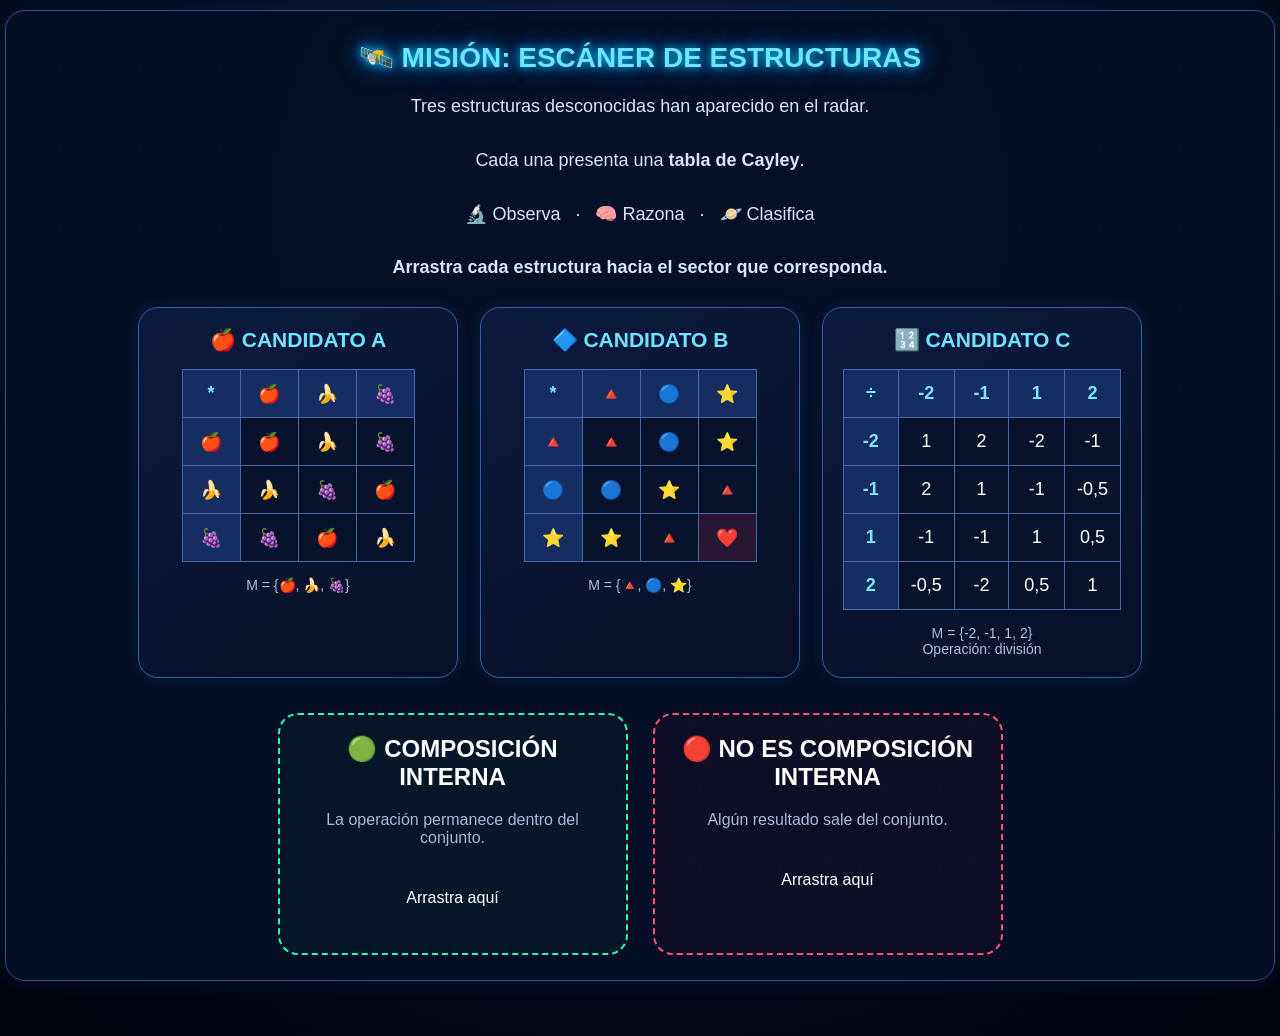
<file: monoide/monoide4.html>
<!DOCTYPE html>
<html lang="es">

<head>

<meta charset="UTF-8">

<meta name="viewport"
      content="width=device-width, initial-scale=1.0">

<title>Misión - Escáner de Estructuras</title>


<style>

/* ================================
   FONDO
================================ */

*{
    box-sizing:border-box;
}

html{
    scroll-behavior:smooth;
}

body{

    margin:0;

    padding:10px 5px 30px;

    font-family:
        Arial,
        Helvetica,
        sans-serif;

    color:white;

    background:
        radial-gradient(
            circle at 50% 20%,
            #101e43,
            #050a1c 50%,
            #02040d 100%
        );

    min-height:100vh;

    overflow-x:hidden;
}


/* ESTRELLAS */

body::before{

    content:"";

    position:fixed;

    inset:0;

    pointer-events:none;

    background-image:

        radial-gradient(
            white 1px,
            transparent 1px
        ),

        radial-gradient(
            #72dfff 1px,
            transparent 1px
        );

    background-size:
        80px 80px,
        140px 140px;

    background-position:
        20px 30px,
        60px 90px;

    opacity:.3;

    z-index:0;
}


/* ================================
   CONTENEDOR
================================ */

.contenedor{

    width:100%;

    max-width:100%;

    margin:auto;

    padding:0;

    position:relative;

    z-index:1;
}


/* ================================
   TITULO DE LA MISIÓN
================================ */

.titulo-mision{

    text-align:center;

    color:#6ee4ff;

    font-size:28px;

    margin:
        5px
        0
        10px;

    text-shadow:
        0 0 10px #00cfff,
        0 0 25px #007cff;
}


.instruccion{

    text-align:center;

    font-size:18px;

    line-height:1.6;

    color:#d8e5ff;

    margin-bottom:25px;
}


/* ================================
   PANEL
================================ */

.panel{

    background:
        rgba(
            6,
            15,
            38,
            .94
        );

    border:
        1px solid
        #294e96;

    border-radius:20px;

    padding:25px;

    margin-bottom:25px;

    box-shadow:
        0 0 22px
        rgba(
            0,
            120,
            255,
            .12
        );
}


/* ================================
   CANDIDATOS
================================ */

.candidatos{

    display:flex;

    flex-wrap:wrap;

    justify-content:center;

    gap:22px;

    margin-top:25px;
}


.tarjeta{

    width:clamp(250px, 30vw, 320px);

    max-width:100%;

    padding:20px;

    background:
        linear-gradient(
            145deg,
            #0c1b40,
            #071027
        );

    border:
        1px solid
        #345da5;

    border-radius:20px;

    cursor:grab;

    transition:
        transform .25s,
        box-shadow .25s,
        opacity .25s;

    box-shadow:
        0 0 15px
        rgba(
            0,
            130,
            255,
            .12
        );
}


.tarjeta:hover{

    transform:
        translateY(-6px);

    box-shadow:
        0 0 25px
        rgba(
            0,
            190,
            255,
            .35
        );
}


.tarjeta.arrastrando{

    opacity:.45;

    transform:
        scale(.94);
}


.nombre{

    text-align:center;

    color:#72e3ff;

    font-size:21px;

    font-weight:bold;

    margin-bottom:17px;
}


/* ================================
   TABLAS DE CAYLEY
================================ */

.tabla{

    border-collapse:collapse;

    margin:auto;

    font-size:18px;
}


.tabla th,
.tabla td{

    width:58px;

    height:48px;

    text-align:center;

    border:
        1px solid
        #4568a8;
}


.tabla th{

    background:#152d61;

    color:#7ce7ff;
}


.tabla td{

    background:#07132d;
}


.fuera{

    color:#ff5577;

    font-weight:bold;

    background:
        rgba(
            255,
            50,
            80,
            .13
        ) !important;
}


.operacion{

    text-align:center;

    color:#aebfe0;

    font-size:14px;

    margin-top:15px;
}


/* ================================
   ZONAS
================================ */

.zonas{

    display:flex;

    flex-wrap:wrap;

    justify-content:center;

    gap:25px;

    margin-top:35px;
}


.zona{

    width:clamp(280px, 32vw, 350px);

    max-width:100%;

    min-height:180px;

    padding:20px;

    border-radius:20px;

    text-align:center;

    transition:.25s;
}


.zona h2{

    margin-top:0;
}


.zona p{

    color:#aab9dc;
}


.interna{

    border:
        2px dashed
        #2affae;

    background:
        rgba(
            0,
            255,
            160,
            .035
        );
}


.no-interna{

    border:
        2px dashed
        #ff5274;

    background:
        rgba(
            255,
            50,
            80,
            .035
        );
}


.zona.sobre{

    transform:
        scale(1.04);

    box-shadow:
        0 0 30px
        rgba(
            80,
            190,
            255,
            .4
        );
}


.contenido-zona{

    min-height:70px;

    display:flex;

    flex-wrap:wrap;

    justify-content:center;

    align-items:center;

    gap:10px;
}


/* ================================
   MINI TARJETAS
================================ */

.mini{

    padding:
        10px
        15px;

    background:#172b5c;

    border:
        1px solid
        #4c70b2;

    border-radius:12px;

    font-weight:bold;
}


/* ================================
   MENSAJES
================================ */

.mensaje{

    display:none;

    padding:18px;

    margin-top:25px;

    border-radius:15px;

    text-align:center;

    line-height:1.6;
}


.mensaje.correcto{

    display:block;

    color:#69ffd0;

    background:
        rgba(
            0,
            255,
            160,
            .07
        );

    border:
        1px solid
        #2cffad;
}


.mensaje.error{

    display:block;

    color:#ff829a;

    background:
        rgba(
            255,
            50,
            80,
            .07
        );

    border:
        1px solid
        #ff5275;
}


/* ================================
   JUSTIFICACIONES
================================ */

#justificaciones{

    display:none;
}


.justificacion{

    padding:20px;

    margin-top:18px;

    background:#07132e;

    border:
        1px solid
        #304d89;

    border-radius:17px;
}


.justificacion h3{

    text-align:center;

    color:#70e0ff;
}


.justificacion p{

    text-align:center;

    color:#c6d3ed;

    line-height:1.5;
}


.opciones{

    display:flex;

    flex-wrap:wrap;

    justify-content:center;

    gap:10px;
}


.opciones button{

    padding:
        12px
        15px;

    border-radius:11px;

    border:
        1px solid
        #4569a7;

    background:#132653;

    color:white;

    cursor:pointer;

    transition:.2s;
}


.opciones button:hover{

    background:#24458b;

    transform:
        translateY(-2px);
}


.opciones button.correcta{

    background:#106847;

    border-color:#32ffb0;
}


.opciones button.incorrecta{

    background:#711e37;

    border-color:#ff5277;
}


/* ================================
   REACTOR
================================ */

#reactor{

    display:none;
}


.reactor{

    text-align:center;
}


.nucleo{

    width:145px;

    height:145px;

    margin:
        30px
        auto;

    border-radius:50%;

    display:flex;

    justify-content:center;

    align-items:center;

    font-size:52px;

    background:#050c21;

    border:
        4px solid
        #31466e;

    transition:1s;
}


.nucleo.activado{

    border-color:#62ffff;

    background:#064052;

    box-shadow:

        0 0 20px #00eaff,

        0 0 50px #00c4ff,

        0 0 100px #008cff;

    animation:
        pulso 1s infinite alternate;
}


@keyframes pulso{

    from{
        transform:scale(1);
    }

    to{
        transform:scale(1.09);
    }

}


.propiedad{

    display:inline-block;

    padding:
        12px
        18px;

    margin:7px;

    border-radius:12px;

    background:#101b38;

    border:
        1px solid
        #30456f;

    color:#687795;

    transition:.7s;
}


.propiedad.activada{

    color:#6affce;

    border-color:#2cffad;

    box-shadow:
        0 0 15px
        rgba(
            40,
            255,
            170,
            .35
        );
}


/* ================================
   CELULAR
================================ */

/* =========================================
   ADAPTACIÓN PARA GOOGLE SITES
========================================= */

html,
body{

    width:100%;
    max-width:100%;
    overflow-x:hidden;

}

*{

    box-sizing:border-box;

}

img{

    max-width:100%;
    height:auto;

}

.contenedor{

    width:100%;
    max-width:100%;
    margin:0 auto;

}

.panel{

    width:100%;
    max-width:100%;

}

.candidatos,
.zonas{

    width:100%;
    max-width:100%;

}

.tarjeta,
.zona{

    box-sizing:border-box;
    max-width:100%;

}


/* =========================================
   PANTALLAS MEDIANAS
========================================= */

@media(max-width:900px){

    .titulo-mision{

        font-size:24px;

    }

    .instruccion{

        font-size:16px;

    }

    .panel{

        padding:18px;

    }

    .tarjeta{

        width:280px;

    }

    .zona{

        width:300px;

    }

}


/* =========================================
   PANTALLAS PEQUEÑAS / GOOGLE SITES
========================================= */

@media(max-width:700px){

    body{

        padding:5px 3px 20px;

    }

    .panel{

        padding:12px;

        border-radius:14px;

    }

    .titulo-mision{

        font-size:20px;

    }

    .instruccion{

        font-size:14px;

        line-height:1.4;

    }

    .tarjeta{

        width:100%;

        max-width:320px;

        padding:14px;

    }

    .zona{

        width:100%;

        max-width:350px;

    }

    .tabla{

        font-size:14px;

        max-width:100%;

    }

    .tabla th,
    .tabla td{

        width:43px;

        height:40px;

    }

    .nucleo{

        width:110px;

        height:110px;

        font-size:40px;

    }

}


/* =========================================
   VENTANAS MUY ESTRECHAS
========================================= */

@media(max-width:420px){

    .panel{

        padding:9px;

    }

    .titulo-mision{

        font-size:18px;

    }

    .instruccion{

        font-size:13px;

    }

    .tarjeta{

        padding:10px;

    }

    .nombre{

        font-size:18px;

    }

    .tabla{

        font-size:12px;

    }

    .tabla th,
    .tabla td{

        width:36px;

        height:36px;

    }

    .operacion{

        font-size:12px;

    }

}

</style>

</head>


<body>


<div class="contenedor">


<!-- =========================================
     MISIÓN
========================================= -->

<div class="panel">


<h1 class="titulo-mision">

🛰️ MISIÓN: ESCÁNER DE ESTRUCTURAS

</h1>


<p class="instruccion">

Tres estructuras desconocidas han aparecido
en el radar.

</p>


<p class="instruccion">

Cada una presenta una
<strong>tabla de Cayley</strong>.

</p>


<p class="instruccion">

🔬 Observa &nbsp; · &nbsp;
🧠 Razona &nbsp; · &nbsp;
🪐 Clasifica

</p>


<p class="instruccion">

<strong>
Arrastra cada estructura hacia el sector que corresponda.
</strong>

</p>



<!-- =========================================
     CANDIDATOS
========================================= -->

<div class="candidatos">



<!-- CANDIDATO A -->

<div
    class="tarjeta"
    draggable="true"
    id="A"
>


<div class="nombre">

🍎 CANDIDATO A

</div>


<table class="tabla">


<tr>

<th>*</th>

<th>🍎</th>

<th>🍌</th>

<th>🍇</th>

</tr>


<tr>

<th>🍎</th>

<td>🍎</td>

<td>🍌</td>

<td>🍇</td>

</tr>


<tr>

<th>🍌</th>

<td>🍌</td>

<td>🍇</td>

<td>🍎</td>

</tr>


<tr>

<th>🍇</th>

<td>🍇</td>

<td>🍎</td>

<td>🍌</td>

</tr>


</table>


<div class="operacion">

M = {🍎, 🍌, 🍇}

</div>


</div>



<!-- CANDIDATO B -->

<div
    class="tarjeta"
    draggable="true"
    id="B"
>


<div class="nombre">

🔷 CANDIDATO B

</div>


<table class="tabla">


<tr>

<th>*</th>

<th>🔺</th>

<th>🔵</th>

<th>⭐</th>

</tr>


<tr>

<th>🔺</th>

<td>🔺</td>

<td>🔵</td>

<td>⭐</td>

</tr>


<tr>

<th>🔵</th>

<td>🔵</td>

<td>⭐</td>

<td>🔺</td>

</tr>


<tr>

<th>⭐</th>

<td>⭐</td>

<td>🔺</td>

<td class="fuera">❤️</td>

</tr>


</table>


<div class="operacion">

M = {🔺, 🔵, ⭐}

</div>


</div>



<!-- CANDIDATO C -->

<div
    class="tarjeta"
    draggable="true"
    id="C"
>


<div class="nombre">

🔢 CANDIDATO C

</div>


<table class="tabla">


<tr>

<th>÷</th>

<th>-2</th>

<th>-1</th>

<th>1</th>

<th>2</th>

</tr>


<tr>

<th>-2</th>

<td>1</td>

<td>2</td>

<td>-2</td>

<td>-1</td>

</tr>


<tr>

<th>-1</th>

<td>2</td>

<td>1</td>

<td>-1</td>

<td>-0,5</td>

</tr>


<tr>

<th>1</th>

<td>-1</td>

<td>-1</td>

<td>1</td>

<td>0,5</td>

</tr>


<tr>

<th>2</th>

<td>-0,5</td>

<td>-2</td>

<td>0,5</td>

<td>1</td>

</tr>


</table>


<div class="operacion">

M = {-2, -1, 1, 2}

<br>

Operación: división

</div>


</div>


</div>



<!-- =========================================
     ZONAS DE ARRASTRE
========================================= -->

<div class="zonas">


<div
    class="zona interna"
    id="zonaInterna"
>


<h2>

🟢 COMPOSICIÓN INTERNA

</h2>


<p>

La operación permanece dentro del conjunto.

</p>


<div
    class="contenido-zona"
>

Arrastra aquí

</div>


</div>



<div
    class="zona no-interna"
    id="zonaNoInterna"
>


<h2>

🔴 NO ES COMPOSICIÓN INTERNA

</h2>


<p>

Algún resultado sale del conjunto.

</p>


<div
    class="contenido-zona"
>

Arrastra aquí

</div>


</div>


</div>



<div
    id="mensajeClasificacion"
    class="mensaje"
>
</div>


</div>



<!-- =========================================
     JUSTIFICACIÓN
========================================= -->

<div
    class="panel"
    id="justificaciones"
>


<h2
    style="
    text-align:center;
    color:#70e3ff;
    "
>

🔎 ANALIZA TUS DECISIONES

</h2>


<p class="instruccion">

Clasificar no es suficiente.

Ahora demuestra que encontraste
la falla observando las tablas.

</p>



<!-- A -->

<div class="justificacion">


<h3>

🍎 CANDIDATO A

</h3>


<p>

¿Por qué esta estructura sí supera
la prueba de composición interna?

</p>


<div class="opciones">


<button
onclick="responder(this,true)"
>

Todos los resultados pertenecen al conjunto.

</button>


<button
onclick="responder(this,false)"
>

Porque utiliza frutas.

</button>


<button
onclick="responder(this,false)"
>

Porque la tabla tiene muchos resultados.

</button>


</div>


</div>



<!-- B -->

<div class="justificacion">


<h3>

🔷 CANDIDATO B

</h3>


<p>

¿Por qué esta estructura NO supera
la prueba?

</p>


<div class="opciones">


<button
onclick="responder(this,true)"
>

Aparece ❤️ y no pertenece a M.

</button>


<button
onclick="responder(this,false)"
>

Porque utiliza figuras.

</button>


<button
onclick="responder(this,false)"
>

Porque hay demasiados elementos.

</button>


</div>


</div>



<!-- C -->

<div class="justificacion">


<h3>

🔢 CANDIDATO C

</h3>


<p>

Observa la división.

¿Por qué esta estructura NO supera
la prueba?

</p>


<div class="opciones">


<button
onclick="responder(this,true)"
>

Porque aparecen resultados como 0,5 que no pertenecen a M.

</button>


<button
onclick="responder(this,false)"
>

Porque la división es una operación complicada.

</button>


<button
onclick="responder(this,false)"
>

Porque utiliza números negativos.

</button>


</div>


</div>


</div>



<!-- =========================================
     REACTOR AXIOM
========================================= -->

<div
    class="panel"
    id="reactor"
>


<div class="reactor">


<h2>

⚡ REACTOR AXIOM ⚡

</h2>


<div
    class="nucleo"
    id="nucleo"
>

⚡

</div>


<div>


<div
    class="propiedad"
    id="propiedad"
>

🔷 Ley de composición interna

</div>


</div>


<h2>

🌟 ¡PRIMER NÚCLEO ACTIVADO!

</h2>


<p>

Has descubierto que una operación puede
ser una ley de composición interna cuando
el resultado permanece dentro del conjunto.

</p>


<p
style="
color:#6affce;
font-size:20px;
font-weight:bold;
"
>

🪐 NÚCLEO ESTABILIZADO

</p>


</div>


</div>


</div>



<script>

/* =========================================
   VARIABLES
========================================= */

let arrastrado = null;

let clasificados = 0;

let respuestas = {};

let justificacionesCorrectas = 0;


/* =========================================
   ARRASTRAR
========================================= */

const tarjetas =
document.querySelectorAll(".tarjeta");


tarjetas.forEach(tarjeta => {


    tarjeta.addEventListener(
        "dragstart",
        function(){

            arrastrado = this;

            this.classList.add(
                "arrastrando"
            );

        }
    );


    tarjeta.addEventListener(
        "dragend",
        function(){

            this.classList.remove(
                "arrastrando"
            );

        }
    );

});


/* =========================================
   ZONAS
========================================= */

const zonas =
document.querySelectorAll(".zona");


zonas.forEach(zona => {


    zona.addEventListener(
        "dragover",
        function(e){

            e.preventDefault();

            this.classList.add(
                "sobre"
            );

        }
    );


    zona.addEventListener(
        "dragleave",
        function(){

            this.classList.remove(
                "sobre"
            );

        }
    );


    zona.addEventListener(
        "drop",
        function(e){

            e.preventDefault();

            this.classList.remove(
                "sobre"
            );

            colocar(
                arrastrado,
                this
            );

        }
    );

});


/* =========================================
   COLOCAR TARJETA
========================================= */

function colocar(
    tarjeta,
    zona
){

    if(!tarjeta)
        return;


    const id =
        tarjeta.id;


    const esInterna =
        zona.id ===
        "zonaInterna";


    respuestas[id] =
        esInterna;


    tarjeta.remove();


    const mini =
        document.createElement(
            "div"
        );


    mini.className =
        "mini";


    mini.innerHTML =
        tarjeta.querySelector(
            ".nombre"
        ).innerText;


    zona
        .querySelector(
            ".contenido-zona"
        )
        .appendChild(
            mini
        );


    clasificados++;


    if(
        clasificados === 3
    ){

        analizar();

    }

}


/* =========================================
   ANALIZAR
========================================= */

function analizar(){

    const mensaje =
        document.getElementById(
            "mensajeClasificacion"
        );


    const correcto =

        respuestas["A"] === true &&

        respuestas["B"] === false &&

        respuestas["C"] === false;


    if(correcto){

        mensaje.className =
            "mensaje correcto";


        mensaje.innerHTML =

        "🟢 <strong>¡CLASIFICACIÓN CORRECTA!</strong><br><br>" +

        "Has identificado correctamente " +
        "las tres estructuras.<br><br>" +

        "Ahora demuestra cómo encontraste " +
        "cada respuesta.";

    }

    else{

        mensaje.className =
            "mensaje error";


        mensaje.innerHTML =

        "🔴 <strong>Hay una clasificación incorrecta.</strong><br><br>" +

        "Observa nuevamente las tablas y busca " +
        "si todos los resultados pertenecen al conjunto.";

    }


    document.getElementById(
        "justificaciones"
    ).style.display =
        "block";


    document.getElementById(
        "justificaciones"
    ).scrollIntoView({
        behavior:"smooth"
    });

}


/* =========================================
   RESPUESTAS
========================================= */

function responder(
    boton,
    correcta
){


    if(correcta){

        boton.classList.add(
            "correcta"
        );


        justificacionesCorrectas++;


        const botones =
            boton
            .parentElement
            .querySelectorAll(
                "button"
            );


        botones.forEach(
            b => b.disabled = true
        );


        if(
            justificacionesCorrectas === 3
        ){

            activarReactor();

        }

    }

    else{

        boton.classList.add(
            "incorrecta"
        );


        setTimeout(
            () => {

                boton.classList.remove(
                    "incorrecta"
                );

            },
            800
        );

    }

}


/* =========================================
   REACTOR
========================================= */

function activarReactor(){


    const reactor =
        document.getElementById(
            "reactor"
        );


    reactor.style.display =
        "block";


    reactor.scrollIntoView({
        behavior:"smooth"
    });


    setTimeout(
        () => {

            document
                .getElementById(
                    "propiedad"
                )
                .classList.add(
                    "activada"
                );

        },
        500
    );


    setTimeout(
        () => {

            document
                .getElementById(
                    "nucleo"
                )
                .classList.add(
                    "activado"
                );

        },
        1200
    );

}

</script>


</body>

</html>
</file>
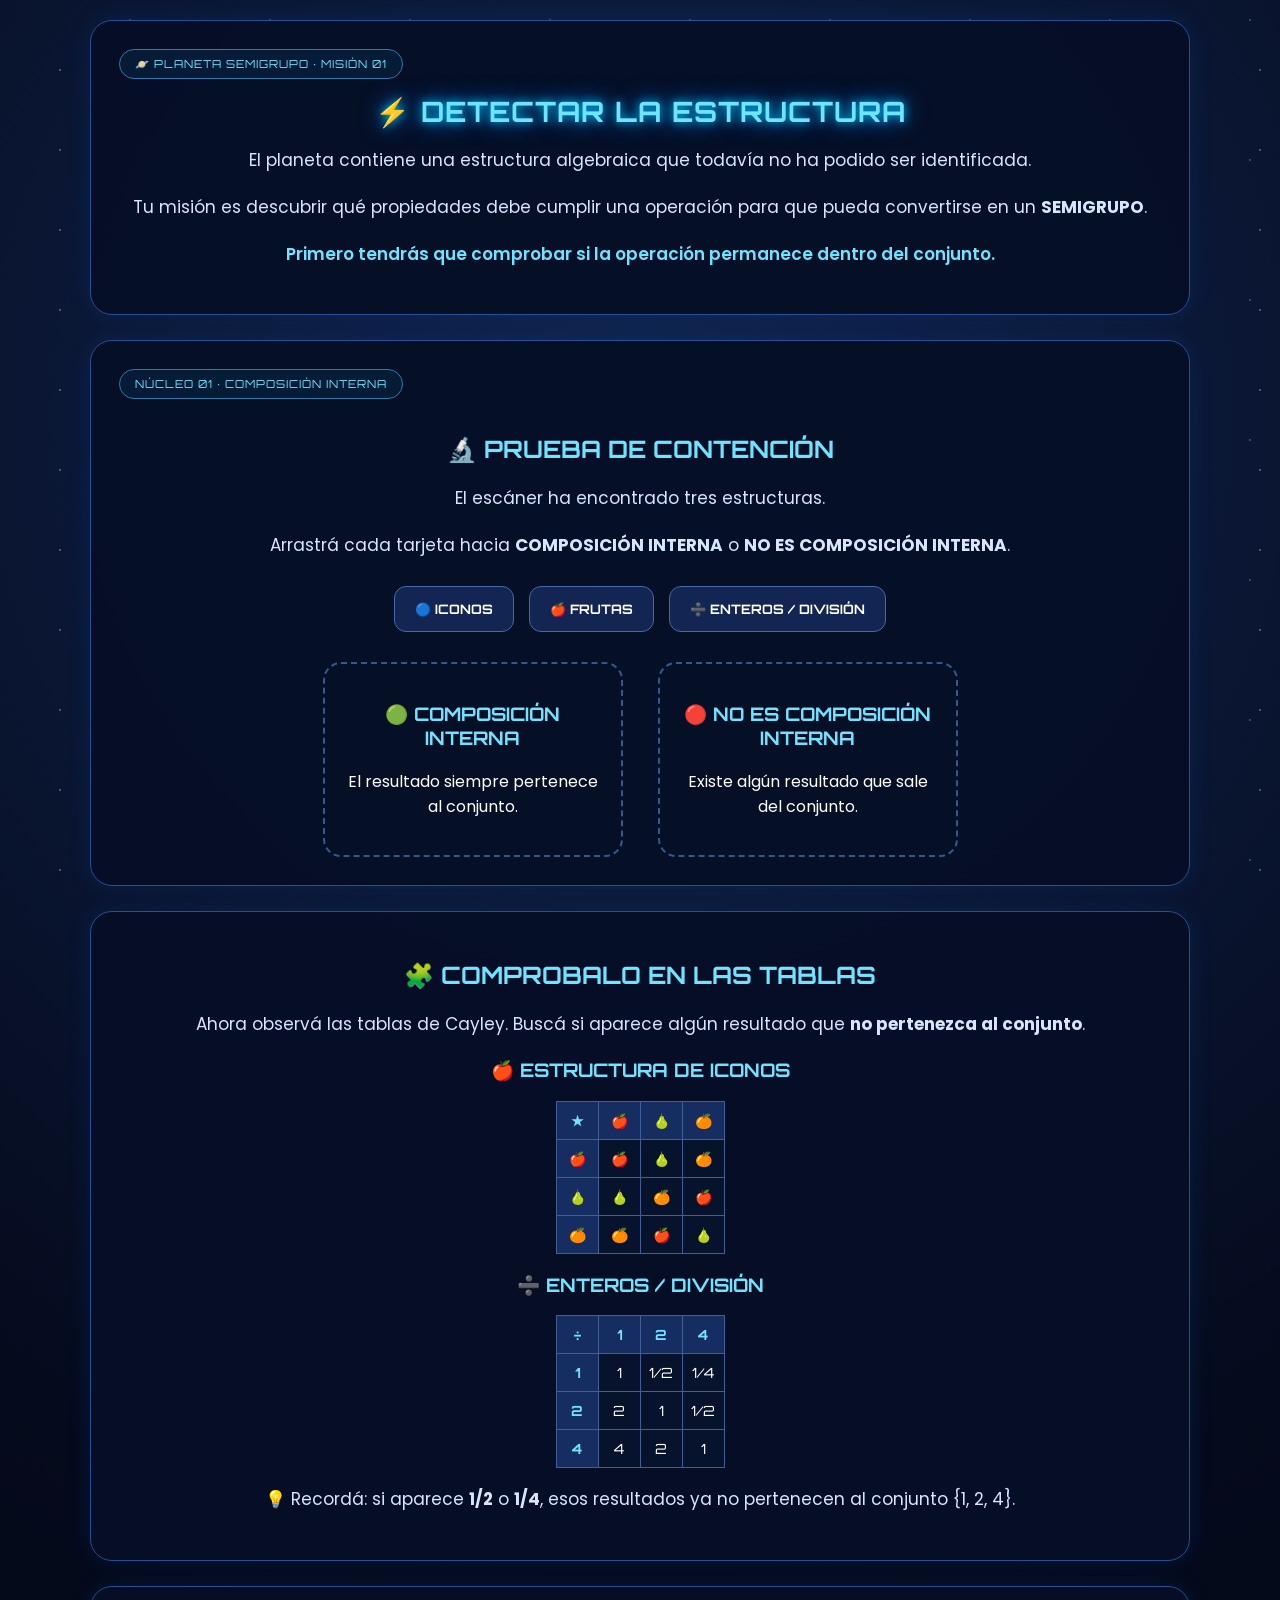
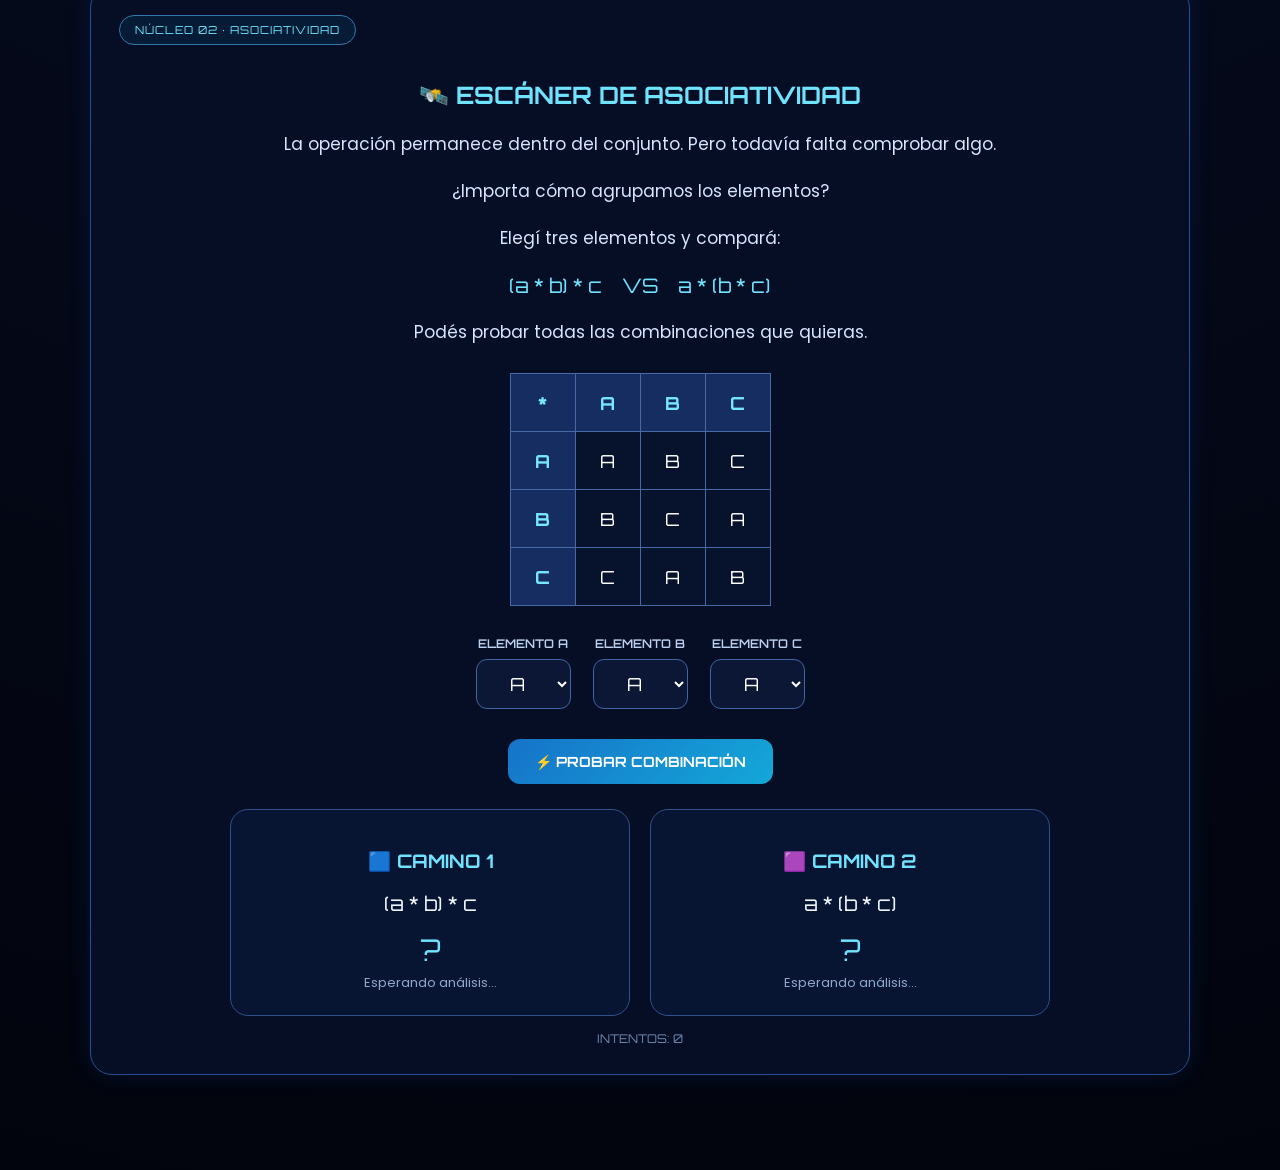
<file: semigrupo/semigrupo4.html>
<!DOCTYPE html>
<html lang="es">

<head>

<meta charset="UTF-8">

<meta name="viewport" content="width=device-width, initial-scale=1.0">

<title>PROJECT AXIOM · Semigrupo</title>

<!-- =====================================================
     FUENTES
===================================================== -->

<link rel="preconnect" href="https://fonts.googleapis.com">

<link rel="preconnect"
      href="https://fonts.gstatic.com"
      crossorigin>

<link href="https://fonts.googleapis.com/css2?family=Orbitron:wght@400;500;600;700;800&family=Poppins:wght@300;400;500;600;700&display=swap"
      rel="stylesheet">


<style>

/* =====================================================
   GENERAL
===================================================== */

*{
    box-sizing:border-box;
}

html{
    scroll-behavior:smooth;
}

body{

    margin:0;

    padding:20px 10px 70px;

    font-family:'Poppins', sans-serif;

    color:white;

    background:
        radial-gradient(
            circle at 50% 15%,
            #10244d,
            #050a1c 48%,
            #02040d 100%
        );

    min-height:100vh;

    overflow-x:hidden;
}


/* =====================================================
   ESTRELLAS
===================================================== */

body::before{

    content:"";

    position:fixed;

    inset:0;

    pointer-events:none;

    background-image:

        radial-gradient(
            white 1px,
            transparent 1px
        ),

        radial-gradient(
            #72dfff 1px,
            transparent 1px
        );

    background-size:
        80px 80px,
        140px 140px;

    background-position:
        20px 30px,
        60px 90px;

    opacity:.28;

    z-index:0;
}


/* =====================================================
   CONTENEDOR
===================================================== */

.contenedor{

    width:95%;

    max-width:1100px;

    margin:auto;

    position:relative;

    z-index:1;
}


/* =====================================================
   PANELES
===================================================== */

.panel{

    background:
        rgba(
            6,
            15,
            38,
            .96
        );

    border:
        1px solid
        #294e96;

    border-radius:22px;

    padding:28px;

    margin-bottom:25px;

    box-shadow:
        0 0 25px
        rgba(
            0,
            120,
            255,
            .12
        );
}


/* =====================================================
   TIPOGRAFÍAS
===================================================== */

.titulo,
h2,
h3,
.boton,
.selector,
.etiqueta,
.nucleo,
.propiedad,
.estado,
.arrastrable{

    font-family:'Orbitron', sans-serif;

}


/* =====================================================
   TÍTULOS
===================================================== */

.titulo{

    text-align:center;

    color:#6ee4ff;

    font-size:28px;

    margin:
        0
        0
        8px;

    letter-spacing:1px;

    text-shadow:
        0 0 10px #00cfff,
        0 0 25px #007cff;
}


.subtitulo{

    text-align:center;

    color:#9eb7df;

    font-size:14px;

    margin-bottom:25px;

    font-family:'Orbitron', sans-serif;

    letter-spacing:1px;
}


h2{

    color:#70e3ff;

    text-align:center;

}


h3{

    color:#72e3ff;

}


/* =====================================================
   TEXTO
===================================================== */

.instruccion{

    text-align:center;

    color:#d8e5ff;

    font-size:17px;

    line-height:1.75;

}


.resaltado{

    color:#70e4ff;

    font-weight:600;
}


/* =====================================================
   ETAPA
===================================================== */

.etapa{

    display:inline-block;

    padding:
        7px
        15px;

    border-radius:20px;

    border:
        1px solid
        #3278a8;

    background:
        rgba(
            0,
            180,
            255,
            .08
        );

    color:#70e4ff;

    font-family:'Orbitron', sans-serif;

    font-size:11px;

    letter-spacing:1px;

    margin-bottom:15px;
}


/* =====================================================
   TABLAS
===================================================== */

.tabla{

    border-collapse:collapse;

    margin:
        25px
        auto;

    font-family:'Orbitron', sans-serif;

    font-size:18px;
}


.tabla th,
.tabla td{

    width:65px;

    height:58px;

    border:
        1px solid
        #4869a7;

    text-align:center;
}


.tabla th{

    background:#152d61;

    color:#79e6ff;
}


.tabla td{

    background:#07132d;

    color:white;

    transition:.2s;
}


.tabla td:hover{

    background:#173266;

}


/* =====================================================
   TABLAS PEQUEÑAS
===================================================== */

.tabla-mini{

    border-collapse:collapse;

    margin:15px auto;

    font-family:'Orbitron', sans-serif;

    font-size:14px;
}


.tabla-mini th,
.tabla-mini td{

    width:42px;

    height:38px;

    border:
        1px solid
        #405e98;

    text-align:center;
}


.tabla-mini th{

    background:#152d61;

    color:#72e2ff;
}


.tabla-mini td{

    background:#07132d;
}


/* =====================================================
   ARRASTRAR
===================================================== */

.arrastre{

    display:flex;

    justify-content:center;

    flex-wrap:wrap;

    gap:35px;

    margin-top:30px;
}


.zona{

    width:300px;

    min-height:130px;

    padding:20px;

    border:
        2px dashed
        #35578f;

    border-radius:18px;

    text-align:center;

    transition:.3s;
}


.zona:hover{

    border-color:#6ee4ff;

    background:
        rgba(
            0,
            150,
            255,
            .05
        );
}


.zona.correcta{

    border-color:#2cffad;

    background:
        rgba(
            0,
            255,
            160,
            .08
        );

}


.zona.incorrecta{

    border-color:#ff5275;

    background:
        rgba(
            255,
            50,
            80,
            .08
        );

}


.tarjetas{

    display:flex;

    justify-content:center;

    gap:15px;

    flex-wrap:wrap;

    margin:25px 0;
}


.arrastrable{

    padding:
        14px
        20px;

    border-radius:12px;

    background:#132653;

    border:
        1px solid
        #4569a7;

    color:white;

    cursor:grab;

    font-size:13px;

    font-weight:bold;

}


.arrastrable:active{

    cursor:grabbing;

}


/* =====================================================
   BOTONES
===================================================== */

.boton{

    display:block;

    margin:
        20px
        auto;

    padding:
        14px
        27px;

    border:none;

    border-radius:12px;

    background:
        linear-gradient(
            135deg,
            #1673c9,
            #14a7d8
        );

    color:white;

    font-size:14px;

    font-weight:700;

    cursor:pointer;

    transition:.25s;
}


.boton:hover{

    transform:
        translateY(-3px);

    box-shadow:
        0 0 22px
        rgba(
            0,
            200,
            255,
            .45
        );
}


/* =====================================================
   MENSAJES
===================================================== */

.mensaje{

    display:none;

    padding:18px;

    border-radius:15px;

    margin-top:20px;

    text-align:center;

    line-height:1.7;

    font-size:15px;
}


.correcto{

    display:block;

    color:#69ffd0;

    border:
        1px solid
        #2cffad;

    background:
        rgba(
            0,
            255,
            160,
            .07
        );
}


.error{

    display:block;

    color:#ff829a;

    border:
        1px solid
        #ff5275;

    background:
        rgba(
            255,
            50,
            80,
            .07
        );
}


.info{

    display:block;

    color:#75dfff;

    border:
        1px solid
        #327aa2;

    background:
        rgba(
            0,
            180,
            255,
            .06
        );
}


/* =====================================================
   SELECTORES
===================================================== */

.selectores{

    display:flex;

    justify-content:center;

    flex-wrap:wrap;

    gap:22px;

    margin:30px 0;
}


.selector{

    display:flex;

    flex-direction:column;

    align-items:center;

    gap:8px;

    color:#bcd0ef;

    font-size:12px;

    font-weight:600;
}


.selector select{

    width:95px;

    padding:12px;

    border-radius:11px;

    border:
        1px solid
        #4164a4;

    background:#0b1735;

    color:white;

    font-family:'Orbitron', sans-serif;

    font-size:18px;

    text-align:center;

    cursor:pointer;
}


/* =====================================================
   CAMINOS
===================================================== */

.caminos{

    display:flex;

    justify-content:center;

    flex-wrap:wrap;

    gap:20px;

    margin-top:25px;
}


.camino{

    width:400px;

    background:#081532;

    border:
        1px solid
        #304f8d;

    border-radius:18px;

    padding:20px;

    text-align:center;
}


.expresion{

    font-family:'Orbitron', sans-serif;

    font-size:20px;

    color:#f0f6ff;

    margin:15px 0;
}


.resultado{

    font-family:'Orbitron', sans-serif;

    font-size:30px;

    color:#70e4ff;

    min-height:42px;
}


.detalle{

    color:#91a8cc;

    font-size:13px;

    min-height:22px;
}


/* =====================================================
   PISTAS
===================================================== */

.pistas{

    text-align:center;

    margin-top:20px;
}


.pista{

    display:none;

    color:#ffd76a;

    font-size:14px;

    padding:12px;

    border:
        1px solid
        #806b2c;

    border-radius:10px;

    background:
        rgba(
            255,
            200,
            50,
            .06
        );

    margin-top:10px;
}


/* =====================================================
   DESAFÍO FINAL
===================================================== */

#desafioFinal{

    display:none;
}


.candidatos{

    display:flex;

    justify-content:center;

    flex-wrap:wrap;

    gap:22px;

    margin-top:25px;
}


.candidato{

    width:300px;

    padding:18px;

    background:
        linear-gradient(
            145deg,
            #0c1b40,
            #071027
        );

    border:
        1px solid
        #345da5;

    border-radius:18px;
}


.candidato h3{

    text-align:center;

    margin-top:0;
}


.candidato button{

    width:100%;

    margin-top:10px;

    padding:11px;

    border-radius:10px;

    border:
        1px solid
        #4569a7;

    background:#132653;

    color:white;

    font-family:'Orbitron', sans-serif;

    font-size:11px;

    cursor:pointer;
}


.candidato button:hover{

    background:#244589;
}


.candidato button.correcta{

    background:#106847;

    border-color:#32ffb0;
}


.candidato button.incorrecta{

    background:#711e37;

    border-color:#ff5277;
}


/* =====================================================
   REACTOR
===================================================== */

#reactor{

    display:none;
}


.reactor{

    text-align:center;
}


.nucleo{

    width:155px;

    height:155px;

    margin:
        30px
        auto;

    border-radius:50%;

    display:flex;

    align-items:center;

    justify-content:center;

    font-size:55px;

    background:#050c21;

    border:
        4px solid
        #31466e;

    transition:1s;
}


.nucleo.activado{

    border-color:#62ffff;

    background:#064052;

    box-shadow:

        0 0 20px #00eaff,

        0 0 50px #00c4ff,

        0 0 100px #008cff;

    animation:
        pulso 1s infinite alternate;
}


@keyframes pulso{

    from{
        transform:scale(1);
    }

    to{
        transform:scale(1.09);
    }

}


.propiedades{

    display:flex;

    justify-content:center;

    gap:12px;

    flex-wrap:wrap;

}


.propiedad{

    display:inline-block;

    padding:
        12px
        20px;

    border-radius:12px;

    background:#101b38;

    border:
        1px solid
        #30456f;

    color:#687795;

    transition:.7s;

    font-size:12px;
}


.propiedad.activada{

    color:#6affce;

    border-color:#2cffad;

    box-shadow:
        0 0 15px
        rgba(
            40,
            255,
            170,
            .35
        );
}


/* =====================================================
   RESPONSIVE
===================================================== */

@media(max-width:700px){

    .titulo{

        font-size:21px;

    }

    .panel{

        padding:20px 14px;

    }

    .instruccion{

        font-size:15px;

    }

    .tabla{

        font-size:15px;

    }

    .tabla th,
    .tabla td{

        width:48px;

        height:48px;

    }

    .camino{

        width:100%;

    }

    .zona{

        width:100%;

    }

}

</style>

</head>


<body>


<div class="contenedor">


<!-- =====================================================
     INTRODUCCIÓN
===================================================== -->

<div class="panel">


<div class="etapa">

🪐 PLANETA SEMIGRUPO · MISIÓN 01

</div>


<h1 class="titulo">

⚡ DETECTAR LA ESTRUCTURA

</h1>


<p class="instruccion">

El planeta contiene una estructura algebraica
que todavía no ha podido ser identificada.

</p>


<p class="instruccion">

Tu misión es descubrir qué propiedades debe cumplir
una operación para que pueda convertirse en un
<strong>SEMIGRUPO</strong>.

</p>


<p class="instruccion resaltado">

Primero tendrás que comprobar si la operación
permanece dentro del conjunto.

</p>


</div>



<!-- =====================================================
     ACTIVIDAD 1
     COMPOSICIÓN INTERNA
===================================================== -->

<div class="panel">


<div class="etapa">

NÚCLEO 01 · COMPOSICIÓN INTERNA

</div>


<h2>

🔬 PRUEBA DE CONTENCIÓN

</h2>


<p class="instruccion">

El escáner ha encontrado tres estructuras.

</p>


<p class="instruccion">

Arrastrá cada tarjeta hacia
<strong>COMPOSICIÓN INTERNA</strong>
o
<strong>NO ES COMPOSICIÓN INTERNA</strong>.

</p>


<!-- =====================================================
     TARJETAS
===================================================== -->

<div class="tarjetas">


<div
class="arrastrable"
draggable="true"
id="caso1"
>

🔵 ICONOS

</div>


<div
class="arrastrable"
draggable="true"
id="caso2"
>

🍎 FRUTAS

</div>


<div
class="arrastrable"
draggable="true"
id="caso3"
>

➗ ENTEROS / DIVISIÓN

</div>


</div>


<!-- =====================================================
     ZONAS
===================================================== -->

<div class="arrastre">


<div
class="zona"
id="zonaInterna"
>

<h3>

🟢 COMPOSICIÓN INTERNA

</h3>

<p>

El resultado siempre pertenece
al conjunto.

</p>

</div>


<div
class="zona"
id="zonaNoInterna"
>

<h3>

🔴 NO ES COMPOSICIÓN INTERNA

</h3>

<p>

Existe algún resultado
que sale del conjunto.

</p>

</div>


</div>


<div
id="mensajeInterna"
class="mensaje"
>
</div>


</div>



<!-- =====================================================
     TABLAS PARA RAZONAR
===================================================== -->

<div class="panel">


<h2>

🧩 COMPROBALO EN LAS TABLAS

</h2>


<p class="instruccion">

Ahora observá las tablas de Cayley.

Buscá si aparece algún resultado que
<strong>no pertenezca al conjunto</strong>.

</p>


<h3 style="text-align:center;">

🍎 ESTRUCTURA DE ICONOS

</h3>


<table class="tabla-mini">


<tr>

<th>★</th>
<th>🍎</th>
<th>🍐</th>
<th>🍊</th>

</tr>


<tr>

<th>🍎</th>
<td>🍎</td>
<td>🍐</td>
<td>🍊</td>

</tr>


<tr>

<th>🍐</th>
<td>🍐</td>
<td>🍊</td>
<td>🍎</td>

</tr>


<tr>

<th>🍊</th>
<td>🍊</td>
<td>🍎</td>
<td>🍐</td>

</tr>


</table>


<h3 style="text-align:center;">

➗ ENTEROS / DIVISIÓN

</h3>


<table class="tabla-mini">


<tr>

<th>÷</th>
<th>1</th>
<th>2</th>
<th>4</th>

</tr>


<tr>

<th>1</th>
<td>1</td>
<td>1/2</td>
<td>1/4</td>

</tr>


<tr>

<th>2</th>
<td>2</td>
<td>1</td>
<td>1/2</td>

</tr>


<tr>

<th>4</th>
<td>4</td>
<td>2</td>
<td>1</td>

</tr>


</table>


<p class="instruccion">

💡 Recordá:

si aparece <strong>1/2</strong> o <strong>1/4</strong>,
esos resultados ya no pertenecen al conjunto
{1, 2, 4}.

</p>


</div>



<!-- =====================================================
     ACTIVIDAD 2
     ASOCIATIVIDAD
===================================================== -->

<div class="panel">


<div class="etapa">

NÚCLEO 02 · ASOCIATIVIDAD

</div>


<h2>

🛰️ ESCÁNER DE ASOCIATIVIDAD

</h2>


<p class="instruccion">

La operación permanece dentro del conjunto.

Pero todavía falta comprobar algo.

</p>


<p class="instruccion">

¿Importa cómo agrupamos los elementos?

</p>


<p class="instruccion">

Elegí tres elementos y compará:

</p>


<p
style="
text-align:center;
font-family:'Orbitron',sans-serif;
font-size:20px;
color:#70e4ff;
"
>

(a * b) * c

&nbsp;&nbsp; VS &nbsp;&nbsp;

a * (b * c)

</p>


<p class="instruccion">

Podés probar todas las combinaciones que quieras.

</p>


<!-- =====================================================
     TABLA ASOCIATIVA
===================================================== -->

<table class="tabla">


<tr>

<th>*</th>

<th>A</th>

<th>B</th>

<th>C</th>

</tr>


<tr>

<th>A</th>

<td>A</td>

<td>B</td>

<td>C</td>

</tr>


<tr>

<th>B</th>

<td>B</td>

<td>C</td>

<td>A</td>

</tr>


<tr>

<th>C</th>

<td>C</td>

<td>A</td>

<td>B</td>

</tr>


</table>


<!-- =====================================================
     SELECTORES
===================================================== -->

<div class="selectores">


<div class="selector">

ELEMENTO A

<select id="a">

<option value="A">A</option>

<option value="B">B</option>

<option value="C">C</option>

</select>

</div>


<div class="selector">

ELEMENTO B

<select id="b">

<option value="A">A</option>

<option value="B">B</option>

<option value="C">C</option>

</select>

</div>


<div class="selector">

ELEMENTO C

<select id="c">

<option value="A">A</option>

<option value="B">B</option>

<option value="C">C</option>

</select>

</div>


</div>


<button
class="boton"
onclick="probarAsociatividad()"
>

⚡ PROBAR COMBINACIÓN

</button>


<!-- =====================================================
     CAMINOS
===================================================== -->

<div class="caminos">


<div class="camino">


<h3>

🟦 CAMINO 1

</h3>


<div class="expresion">

(a * b) * c

</div>


<div
id="resultado1"
class="resultado"
>

?

</div>


<div
id="detalle1"
class="detalle"
>

Esperando análisis...

</div>


</div>



<div class="camino">


<h3>

🟪 CAMINO 2

</h3>


<div class="expresion">

a * (b * c)

</div>


<div
id="resultado2"
class="resultado"
>

?

</div>


<div
id="detalle2"
class="detalle"
>

Esperando análisis...

</div>


</div>


</div>


<div
id="mensajeAsociativa"
class="mensaje"
>
</div>


<div class="contador"
style="
text-align:center;
font-family:'Orbitron',sans-serif;
font-size:12px;
color:#7188ae;
margin-top:15px;
">

INTENTOS:

<span id="intentos">

0

</span>

</div>


</div>



<!-- =====================================================
     DESAFÍO FINAL
===================================================== -->

<div
class="panel"
id="desafioFinal"
>


<div class="etapa">

DESAFÍO FINAL · ESCÁNER AXIOM

</div>


<h2>

🧠 ¿CUÁL ES UN SEMIGRUPO?

</h2>


<p class="instruccion">

Ya descubriste dos propiedades.

Ahora utilizalas para identificar la estructura correcta.

</p>


<p class="instruccion">

Recordá:

<br><br>

🟢 Composición interna

<br>

🟢 Asociatividad

</p>


<div class="candidatos">


<!-- =====================================================
     CANDIDATO A
===================================================== -->

<div class="candidato">


<h3>

🟢 ESTRUCTURA A

</h3>


<table class="tabla-mini">


<tr>

<th>*</th>

<th>A</th>

<th>B</th>

<th>C</th>

</tr>


<tr>

<th>A</th>

<td>A</td>

<td>B</td>

<td>C</td>

</tr>


<tr>

<th>B</th>

<td>B</td>

<td>C</td>

<td>A</td>

</tr>


<tr>

<th>C</th>

<td>C</td>

<td>A</td>

<td>B</td>

</tr>


</table>


<button
onclick="elegirSemigrupo(true,this)"
>

ES SEMIGRUPO

</button>


<button
onclick="elegirSemigrupo(false,this)"
>

NO ES SEMIGRUPO

</button>


</div>



<!-- =====================================================
     CANDIDATO B
===================================================== -->

<div class="candidato">


<h3>

🔴 ESTRUCTURA B

</h3>


<table class="tabla-mini">


<tr>

<th>*</th>

<th>A</th>

<th>B</th>

<th>C</th>

</tr>


<tr>

<th>A</th>

<td>A</td>

<td>B</td>

<td>⭐</td>

</tr>


<tr>

<th>B</th>

<td>B</td>

<td>C</td>

<td>A</td>

</tr>


<tr>

<th>C</th>

<td>⭐</td>

<td>A</td>

<td>B</td>

</tr>


</table>


<button
onclick="elegirSemigrupo(false,this)"
>

ES SEMIGRUPO

</button>


<button
onclick="elegirSemigrupo(true,this)"
>

NO ES SEMIGRUPO

</button>


</div>



<!-- =====================================================
     CANDIDATO C
===================================================== -->

<div class="candidato">


<h3>

🔴 ESTRUCTURA C

</h3>


<table class="tabla-mini">


<tr>

<th>*</th>

<th>A</th>

<th>B</th>

<th>C</th>

</tr>


<tr>

<th>A</th>

<td>A</td>

<td>B</td>

<td>C</td>

</tr>


<tr>

<th>B</th>

<td>B</td>

<td>A</td>

<td>A</td>

</tr>


<tr>

<th>C</th>

<td>C</td>

<td>A</td>

<td>B</td>

</tr>


</table>


<button
onclick="elegirSemigrupo(false,this)"
>

ES SEMIGRUPO

</button>


<button
onclick="elegirSemigrupo(true,this)"
>

NO ES SEMIGRUPO

</button>


</div>


</div>


<div
id="mensajeFinal"
class="mensaje"
>
</div>


</div>



<!-- =====================================================
     REACTOR AXIOM
===================================================== -->

<div
class="panel"
id="reactor"
>


<div class="reactor">


<h2>

⚡ REACTOR AXIOM ⚡

</h2>


<div
class="nucleo"
id="nucleo"
>

⚡

</div>


<div class="propiedades">


<span
class="propiedad"
id="propiedadInterna"
>

🔷 COMPOSICIÓN INTERNA

</span>


<span
class="propiedad"
id="propiedadAsociativa"
>

🔷 ASOCIATIVIDAD

</span>


</div>


<h2>

🌟 ¡SEMIGRUPO DESBLOQUEADO!

</h2>


<p class="instruccion">

Has descubierto las dos propiedades
fundamentales necesarias para reconocer
un semigrupo.

</p>


<p
style="
font-family:'Orbitron',sans-serif;
font-size:20px;
color:#6affce;
font-weight:bold;
"
>

COMPOSICIÓN INTERNA + ASOCIATIVIDAD

</p>


<p class="instruccion">

El planeta ha sido estabilizado.

</p>


<p
style="
font-family:'Orbitron',sans-serif;
color:#70e4ff;
font-size:19px;
font-weight:bold;
"
>

🪐 SEMIGRUPO · DESBLOQUEADO

</p>


</div>


</div>


</div>



<script>

/* =====================================================
   ACTIVIDAD 1 · ARRASTRAR
===================================================== */

let respuestasArrastre = {

    caso1:false,

    caso2:false,

    caso3:false

};


/*
   caso1 = interna
   caso2 = interna
   caso3 = NO interna
*/


const tarjetas =
document.querySelectorAll(
    ".arrastrable"
);


const zonas =
document.querySelectorAll(
    ".zona"
);


tarjetas.forEach(
    tarjeta => {

        tarjeta.addEventListener(
            "dragstart",
            e => {

                e.dataTransfer.setData(
                    "text",
                    tarjeta.id
                );

            }
        );

    }
);


zonas.forEach(
    zona => {

        zona.addEventListener(
            "dragover",
            e => {

                e.preventDefault();

            }
        );


        zona.addEventListener(
            "drop",
            e => {

                e.preventDefault();


                const id =
                    e.dataTransfer.getData(
                        "text"
                    );


                const tarjeta =
                    document.getElementById(
                        id
                    );


                zona.appendChild(
                    tarjeta
                );


                comprobarArrastre();

            }
        );

    }
);


/* =====================================================
   COMPROBAR ARRASTRE
===================================================== */

function comprobarArrastre(){

    const interna =
        document.getElementById(
            "zonaInterna"
        );


    const noInterna =
        document.getElementById(
            "zonaNoInterna"
        );


    /*
       Comprobar posición
    */

    respuestasArrastre.caso1 =
        interna.contains(
            document.getElementById(
                "caso1"
            )
        );


    respuestasArrastre.caso2 =
        interna.contains(
            document.getElementById(
                "caso2"
            )
        );


    respuestasArrastre.caso3 =
        noInterna.contains(
            document.getElementById(
                "caso3"
            )
        );


    const mensaje =
        document.getElementById(
            "mensajeInterna"
        );


    const total =
        Object.values(
            respuestasArrastre
        )
        .filter(
            x => x === true
        )
        .length;


    if(total === 3){

        mensaje.className =
            "mensaje correcto";


        mensaje.innerHTML =

        "🟢 <strong>¡PRUEBA SUPERADA!</strong><br><br>" +

        "Descubriste que una operación es de " +

        "<strong>composición interna</strong> cuando " +

        "todos sus resultados permanecen dentro " +

        "del conjunto.";


        document
        .getElementById(
            "zonaInterna"
        )
        .classList.add(
            "correcta"
        );


        document
        .getElementById(
            "zonaNoInterna"
        )
        .classList.add(
            "correcta"
        );

    }

    else if(
        total > 0
    ){

        mensaje.className =
            "mensaje info";


        mensaje.innerHTML =

        "🔵 Vas por buen camino.<br><br>" +

        "Observá qué resultados aparecen " +

        "en cada tabla y comprobá si todos " +

        "pertenecen al conjunto.";

    }

}


/* =====================================================
   TABLA ASOCIATIVA
===================================================== */

const tablaAsociativa = {

    A:{
        A:"A",
        B:"B",
        C:"C"
    },

    B:{
        A:"B",
        B:"C",
        C:"A"
    },

    C:{
        A:"C",
        B:"A",
        C:"B"
    }

};


/* =====================================================
   PROBAR ASOCIATIVIDAD
===================================================== */

let intentos = 0;


function operar(
    x,
    y
){

    return tablaAsociativa[x][y];

}


function probarAsociatividad(){

    const a =
        document.getElementById(
            "a"
        ).value;


    const b =
        document.getElementById(
            "b"
        ).value;


    const c =
        document.getElementById(
            "c"
        ).value;


    intentos++;


    document.getElementById(
        "intentos"
    ).innerText =
        intentos;


    /*
       CAMINO 1
       (a*b)*c
    */

    const ab =
        operar(
            a,
            b
        );


    const izquierda =
        operar(
            ab,
            c
        );


    /*
       CAMINO 2
       a*(b*c)
    */

    const bc =
        operar(
            b,
            c
        );


    const derecha =
        operar(
            a,
            bc
        );


    document.getElementById(
        "resultado1"
    ).innerText =
        izquierda;


    document.getElementById(
        "resultado2"
    ).innerText =
        derecha;


    document.getElementById(
        "detalle1"
    ).innerText =

        "(" +
        a +
        " * " +
        b +
        ") = " +
        ab;


    document.getElementById(
        "detalle2"
    ).innerText =

        "(" +
        b +
        " * " +
        c +
        ") = " +
        bc;


    const mensaje =
        document.getElementById(
            "mensajeAsociativa"
        );


    /*
       En esta tabla siempre coincidirán.
       El objetivo es que el alumno descubra
       la propiedad.
    */

    if(
        izquierda === derecha
    ){

        mensaje.className =
            "mensaje correcto";


        mensaje.innerHTML =

        "🟢 <strong>LOS DOS CAMINOS COINCIDEN</strong><br><br>" +

        "(" +
        a +
        " * " +
        b +
        ") * " +
        c +

        " = " +

        a +
        " * (" +
        b +
        " * " +
        c +
        ")" +

        "<br><br>" +

        "Probá otras combinaciones para comprobar " +

        "si este comportamiento se mantiene.";

    }

    else{

        mensaje.className =
            "mensaje error";


        mensaje.innerHTML =

        "🔴 Los resultados son diferentes.<br><br>" +

        "La operación no sería asociativa.";

    }


    /*
       Después de varias pruebas,
       permitir continuar.
    */

    if(
        intentos >= 4
    ){

        mostrarDesafioFinal();

    }

}


/* =====================================================
   MOSTRAR DESAFÍO FINAL
===================================================== */

function mostrarDesafioFinal(){

    const desafio =
        document.getElementById(
            "desafioFinal"
        );


    if(
        desafio.style.display !==
        "block"
    ){

        desafio.style.display =
            "block";


        setTimeout(

            () => {

                desafio.scrollIntoView({
                    behavior:"smooth"
                });

            },

            400

        );

    }

}


/* =====================================================
   DESAFÍO FINAL
===================================================== */

let respondidosFinal = 0;

let aciertosFinal = 0;


function elegirSemigrupo(
    correcta,
    boton
){

    /*
       Evitar repetir
    */

    if(
        boton.parentElement.dataset.respondido
    ){

        return;

    }


    boton.parentElement.dataset.respondido =
        "true";


    respondidosFinal++;


    const botones =
        boton.parentElement
        .querySelectorAll(
            "button"
        );


    botones.forEach(
        b => b.disabled = true
    );


    if(correcta){

        boton.classList.add(
            "correcta"
        );

        aciertosFinal++;

    }

    else{

        boton.classList.add(
            "incorrecta"
        );

    }


    if(
        respondidosFinal === 3
    ){

        mostrarResultadoFinal();

    }

}


/* =====================================================
   RESULTADO FINAL
===================================================== */

function mostrarResultadoFinal(){

    const mensaje =
        document.getElementById(
            "mensajeFinal"
        );


    if(
        aciertosFinal === 3
    ){

        mensaje.className =
            "mensaje correcto";


        mensaje.innerHTML =

        "🟢 <strong>¡ESCÁNER COMPLETADO!</strong><br><br>" +

        "Has identificado correctamente " +

        "las tres estructuras.<br><br>" +

        "Para ser semigrupo, una estructura debe " +

        "tener <strong>composición interna y asociatividad</strong>.";


        activarReactor();

    }

    else{

        mensaje.className =
            "mensaje error";


        mensaje.innerHTML =

        "🔴 <strong>EL ESCÁNER DETECTÓ ERRORES</strong><br><br>" +

        "Volvé a observar las tablas.<br><br>" +

        "Preguntate:<br><br>" +

        "¿Todos los resultados pertenecen al conjunto?" +

        "<br>" +

        "¿Los dos agrupamientos producen siempre " +

        "el mismo resultado?";

    }

}


/* =====================================================
   REACTOR AXIOM
===================================================== */

function activarReactor(){

    const reactor =
        document.getElementById(
            "reactor"
        );


    reactor.style.display =
        "block";


    setTimeout(

        () => {

            reactor.scrollIntoView({
                behavior:"smooth"
            });

        },

        300

    );


    setTimeout(

        () => {

            document
            .getElementById(
                "propiedadInterna"
            )
            .classList.add(
                "activada"
            );

        },

        600

    );


    setTimeout(

        () => {

            document
            .getElementById(
                "propiedadAsociativa"
            )
            .classList.add(
                "activada"
            );

        },

        1000

    );


    setTimeout(

        () => {

            document
            .getElementById(
                "nucleo"
            )
            .classList.add(
                "activado"
            );

        },

        1400

    );

}

</script>


</body>

</html>
</file>
<file: css/style.css>
body{

margin:0;

overflow:hidden;

background:#08101f;

font-family:Poppins,sans-serif;

color:white;

}

#universo{

position:fixed;

top:0;

left:0;

width:100%;

height:100%;

z-index:0;

display:block;

}
#overlay{

position:absolute;

width:100%;

height:100%;

background:linear-gradient(

to bottom,

rgba(0,0,0,.15),

rgba(0,0,0,.8)

);

}

section{

position:absolute;

width:100%;

height:100%;

display:flex;

justify-content:center;

align-items:center;

z-index:5;

}

.logo{

width:700px;

text-align:center;

}

h1{

font-family:Orbitron;

font-size:70px;

color:#00d9ff;

text-shadow:0 0 20px cyan;

}

h2{

color:#8d6bff;

font-weight:300;

}

p{

font-size:20px;

line-height:40px;

}

button{

margin-top:40px;

padding:18px 120px;

font-size:22px;

background:#00c8ff;

border:none;

border-radius:60px;

cursor:pointer;

transition:.3s;

}

button:hover{

transform:scale(1.05);

box-shadow:0 0 30px cyan;

}

.oculto{

display:none;

}

.terminal{

width:800px;

background:#111827;

padding:40px;

border:2px solid #00c8ff;

border-radius:15px;

box-shadow:0 0 40px #00c8ff55;

}
</file>
